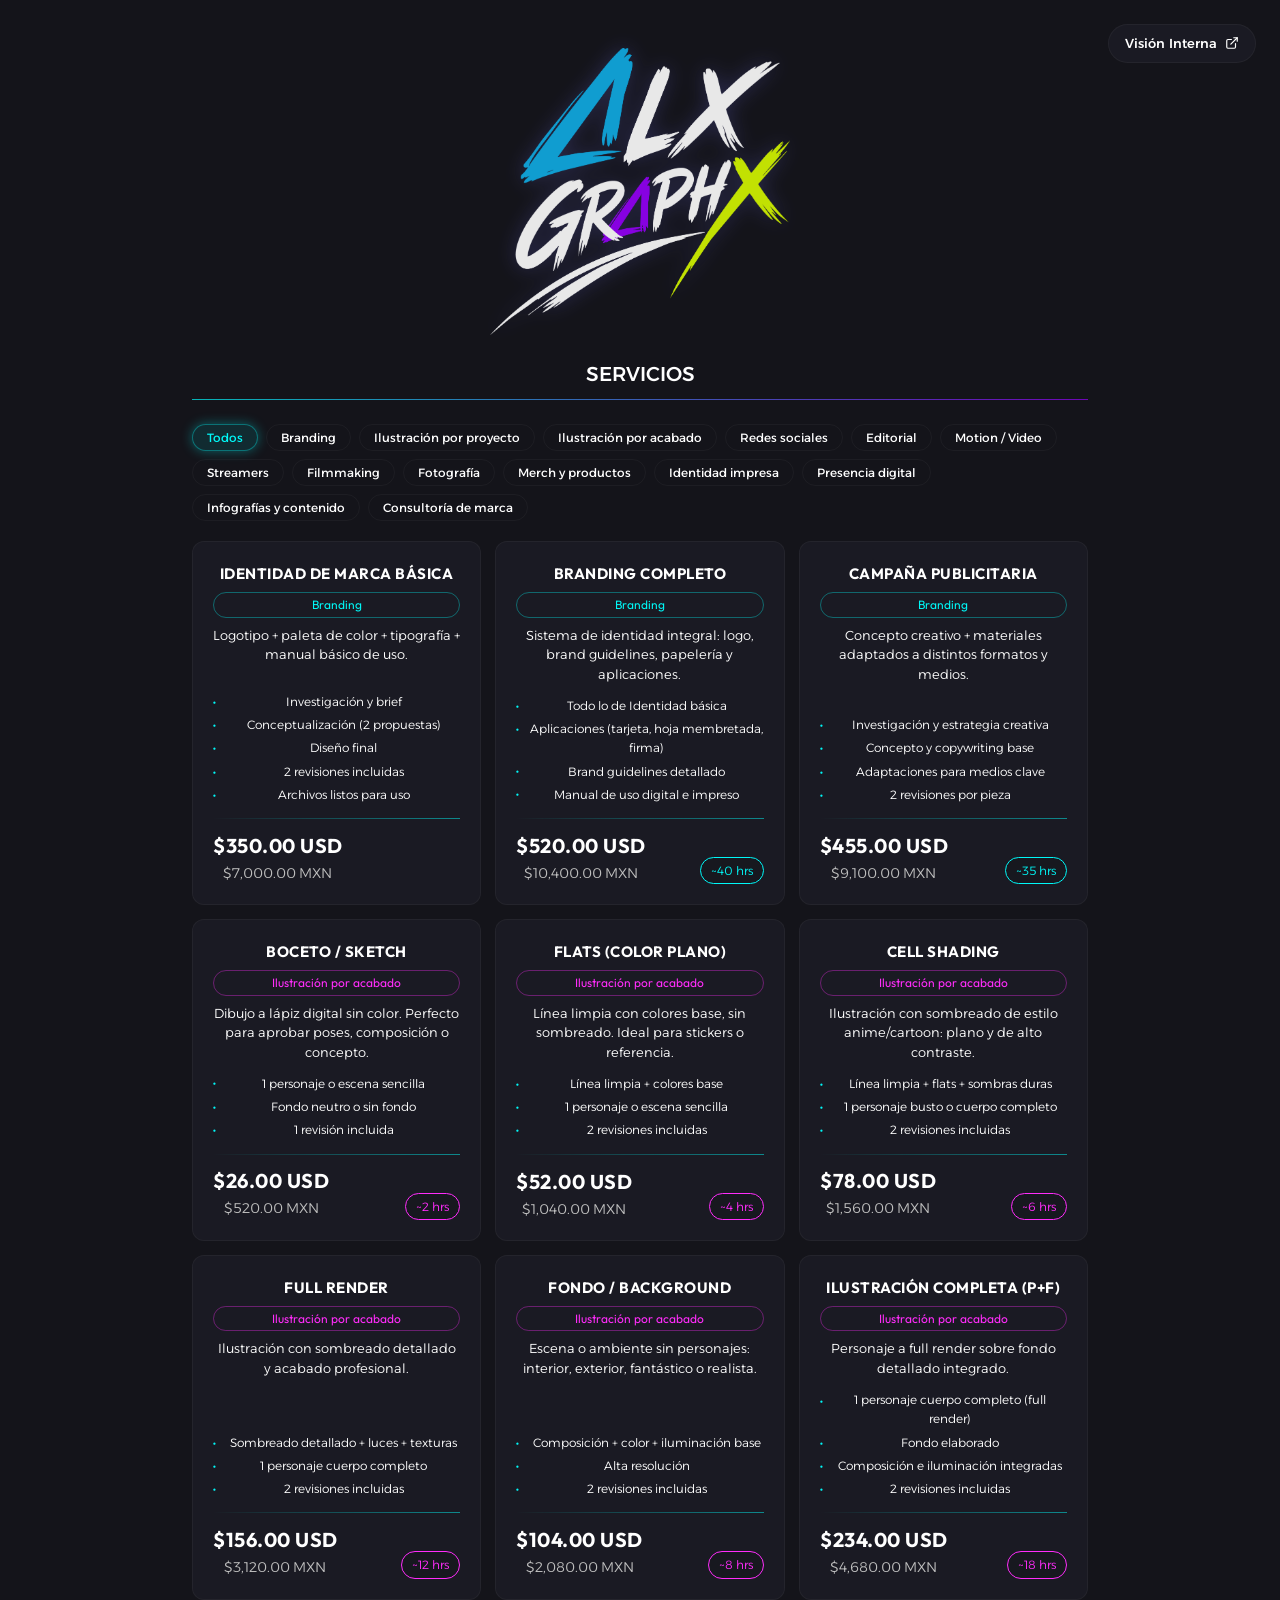
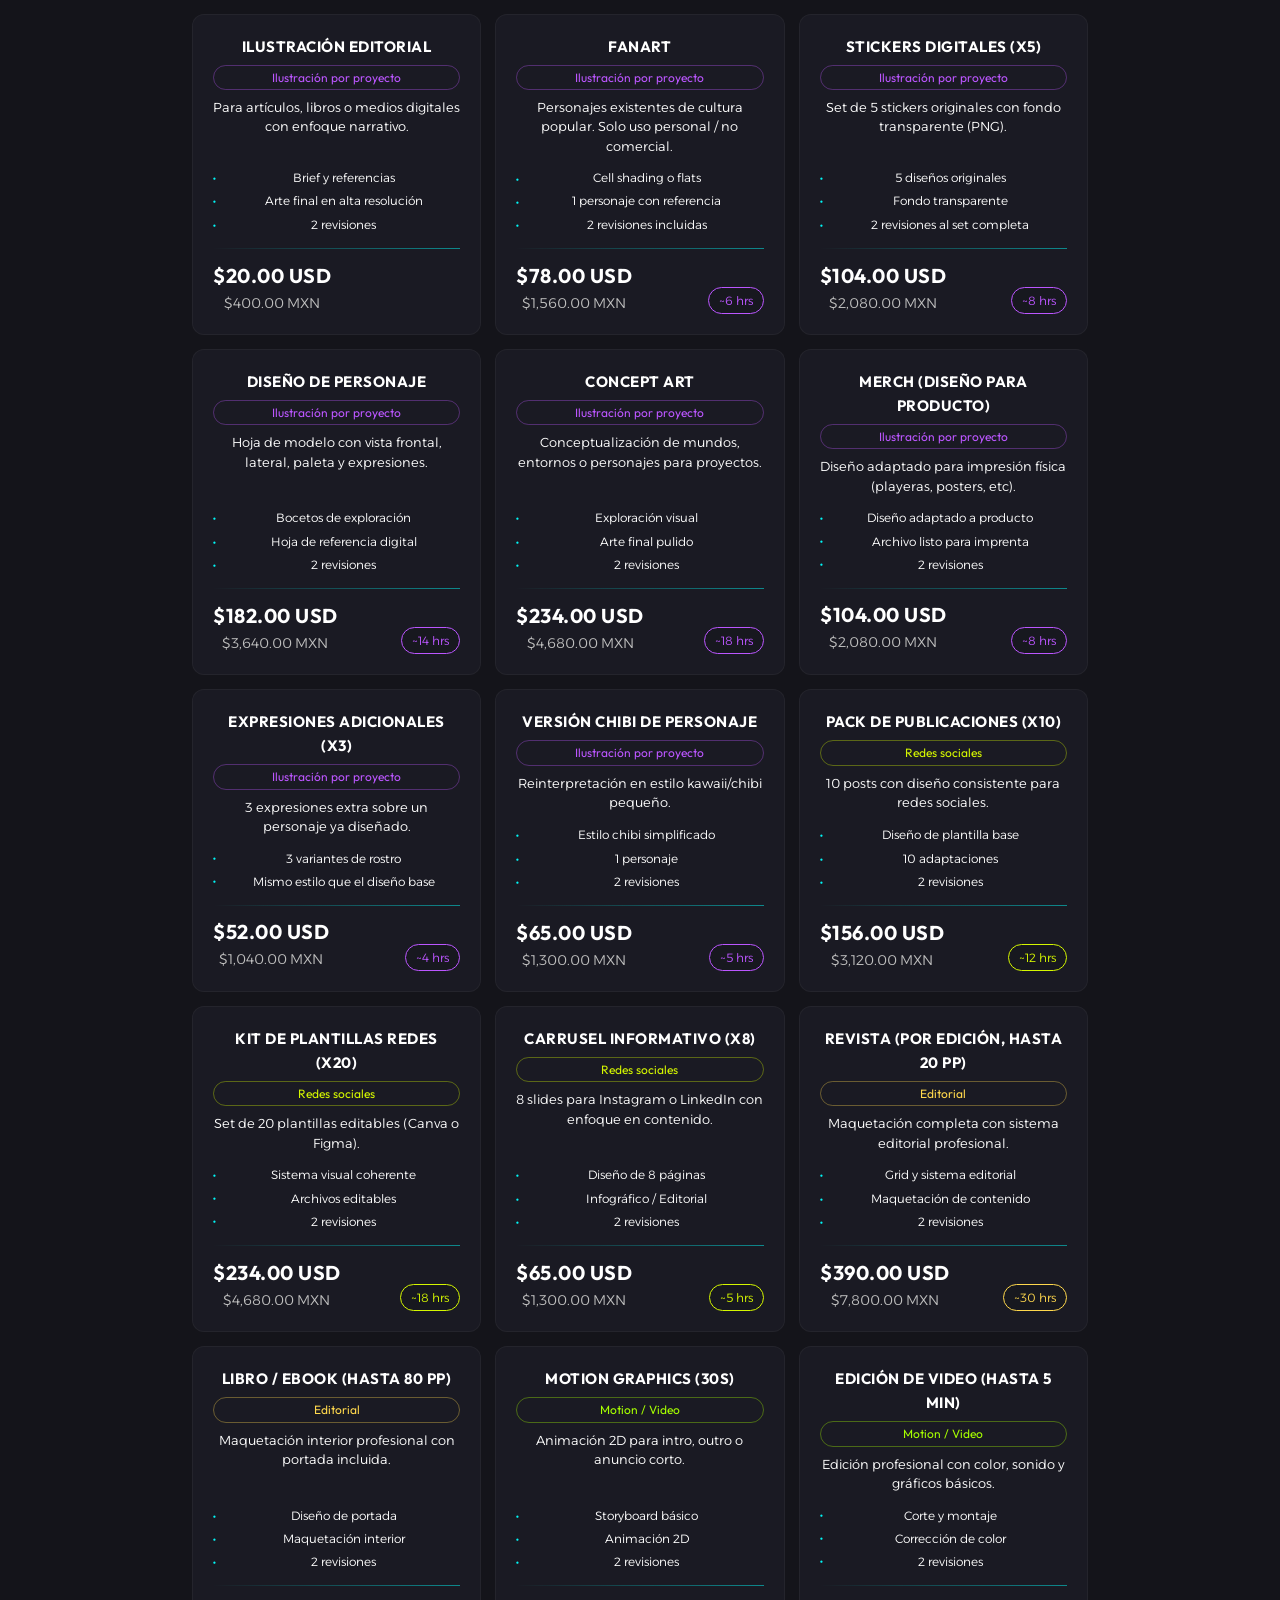
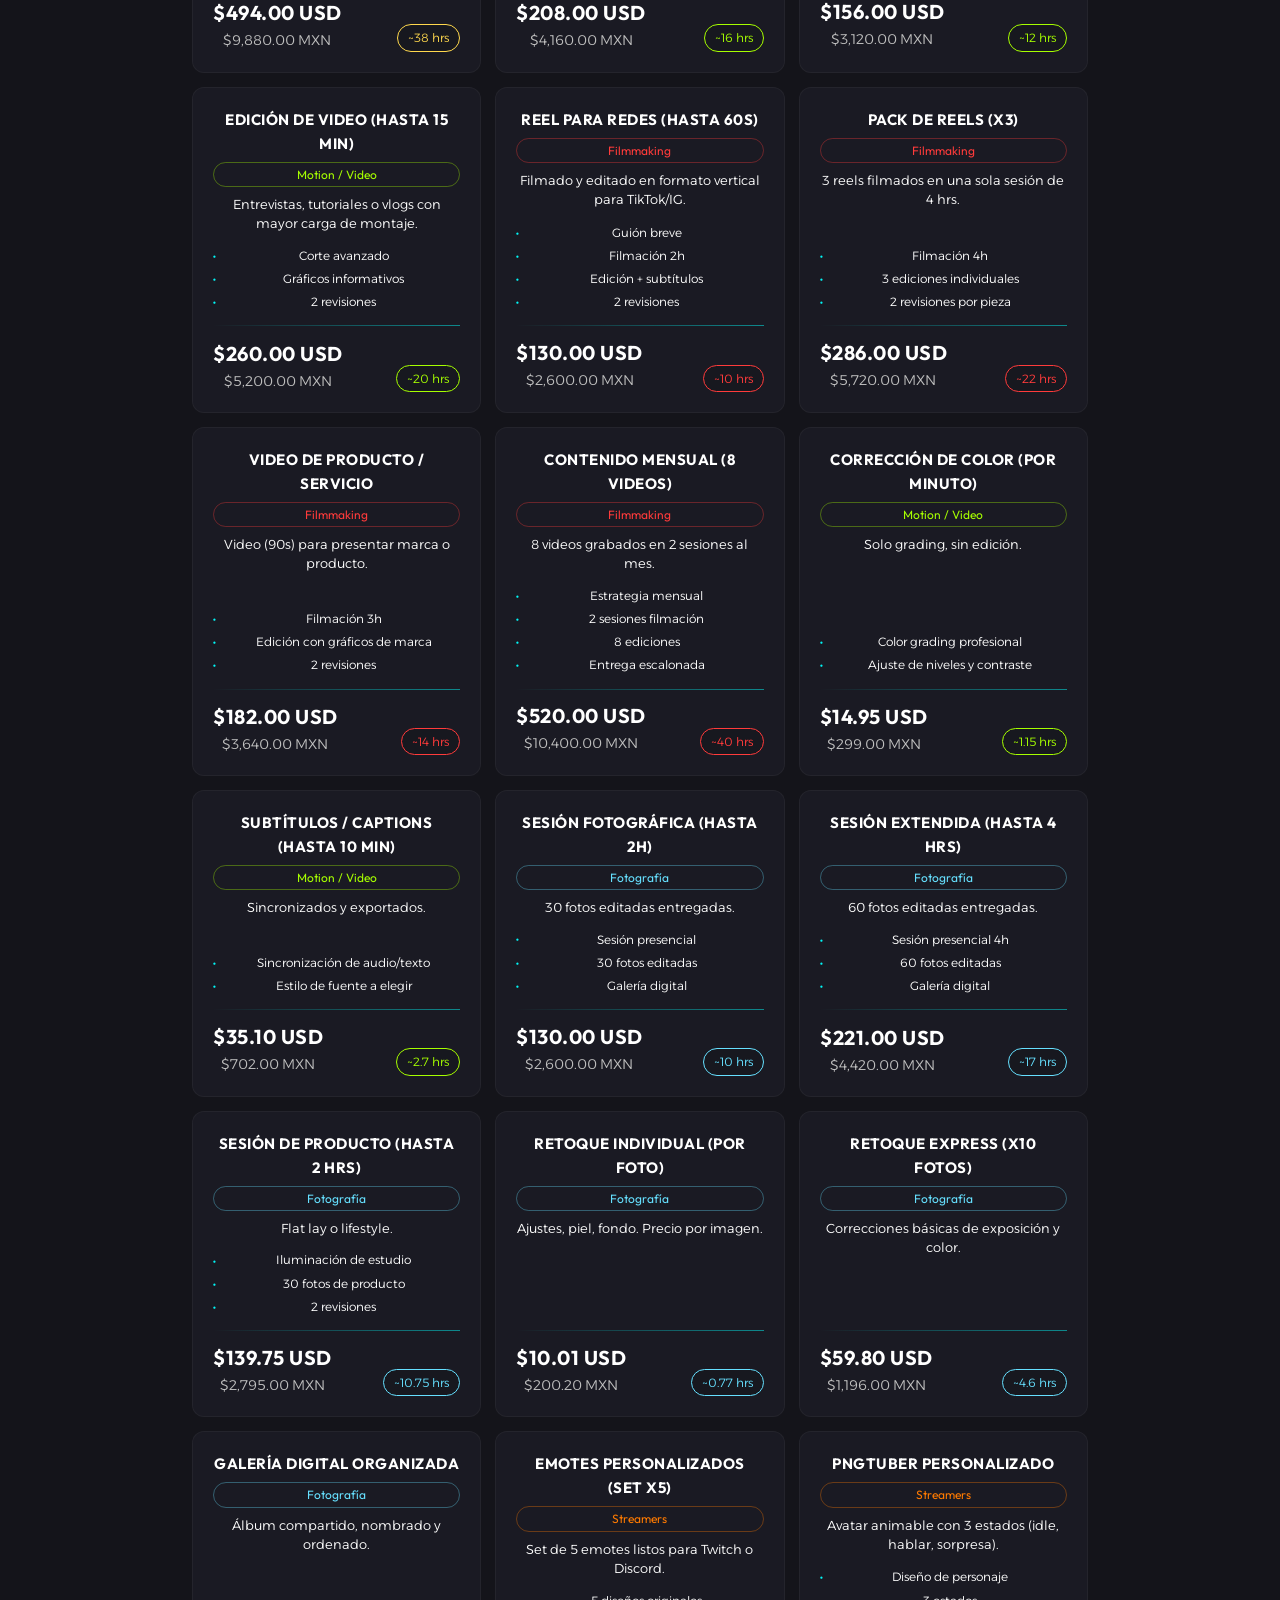
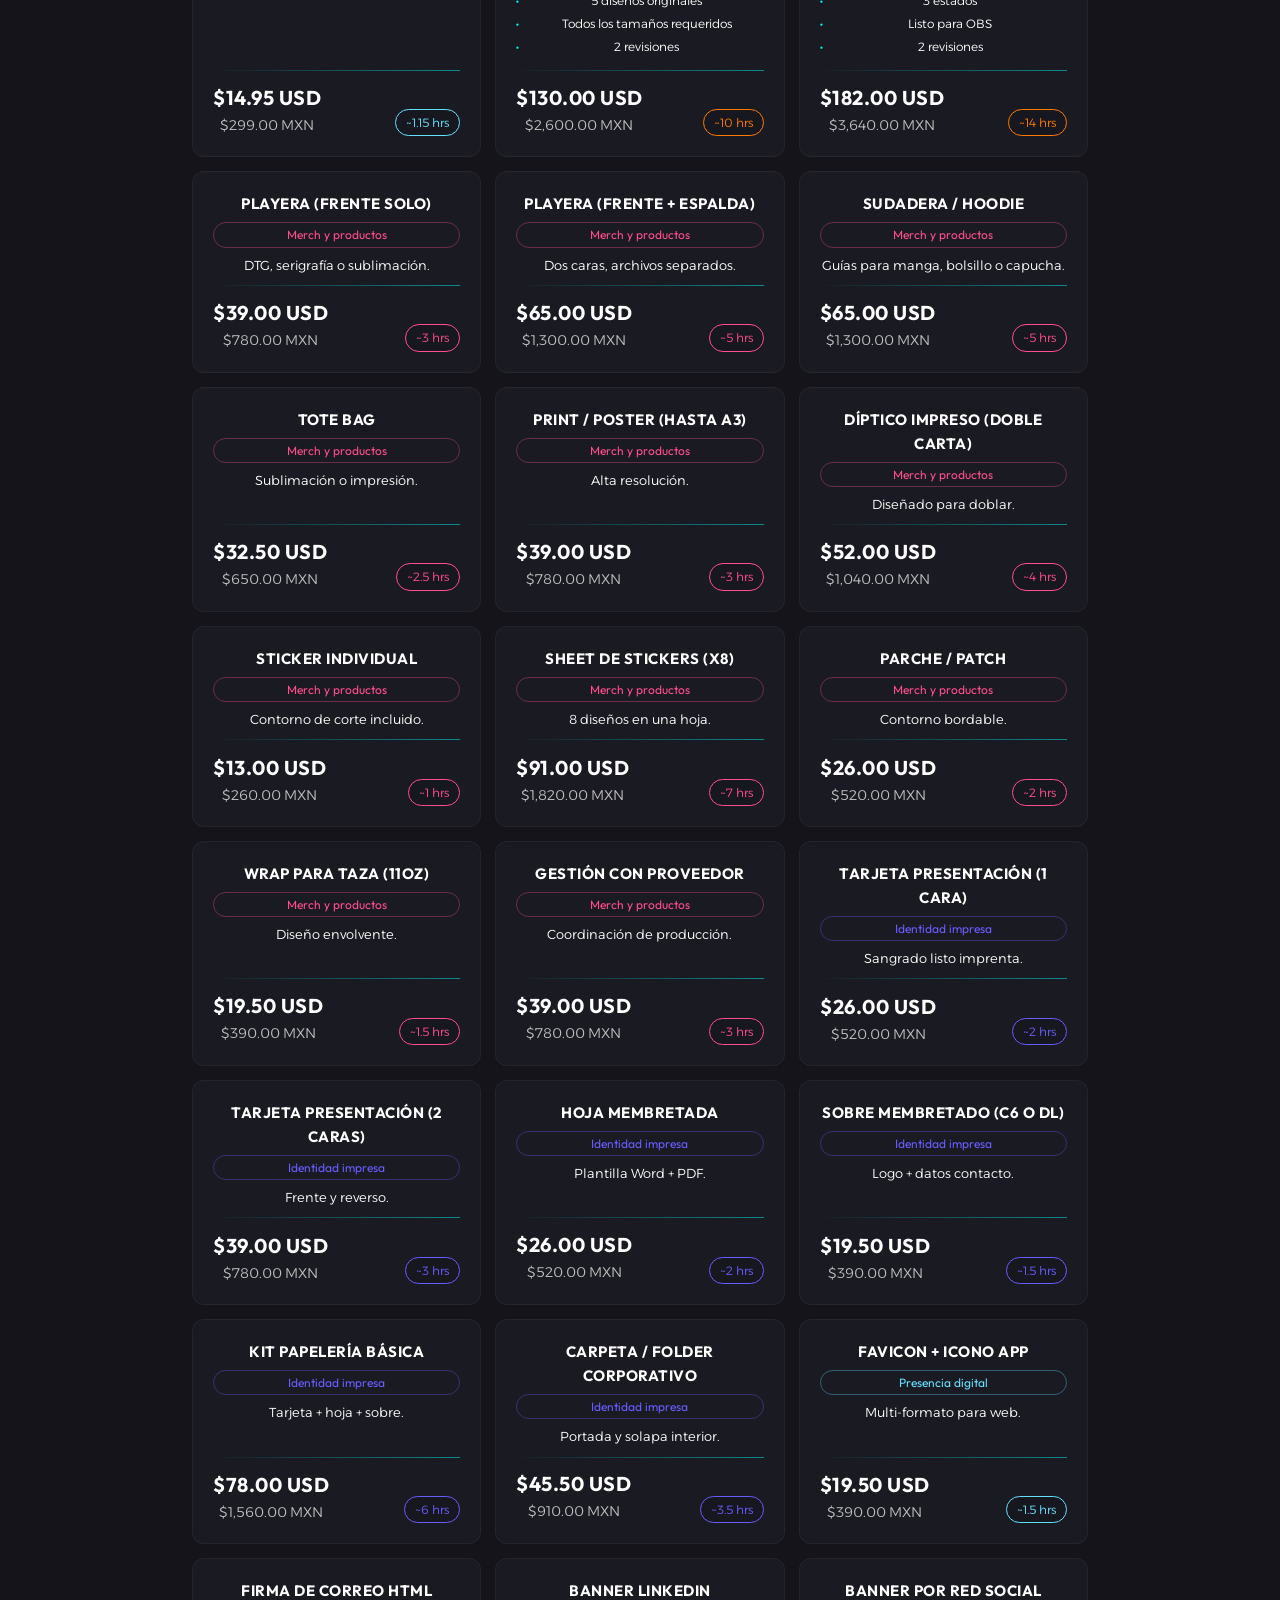
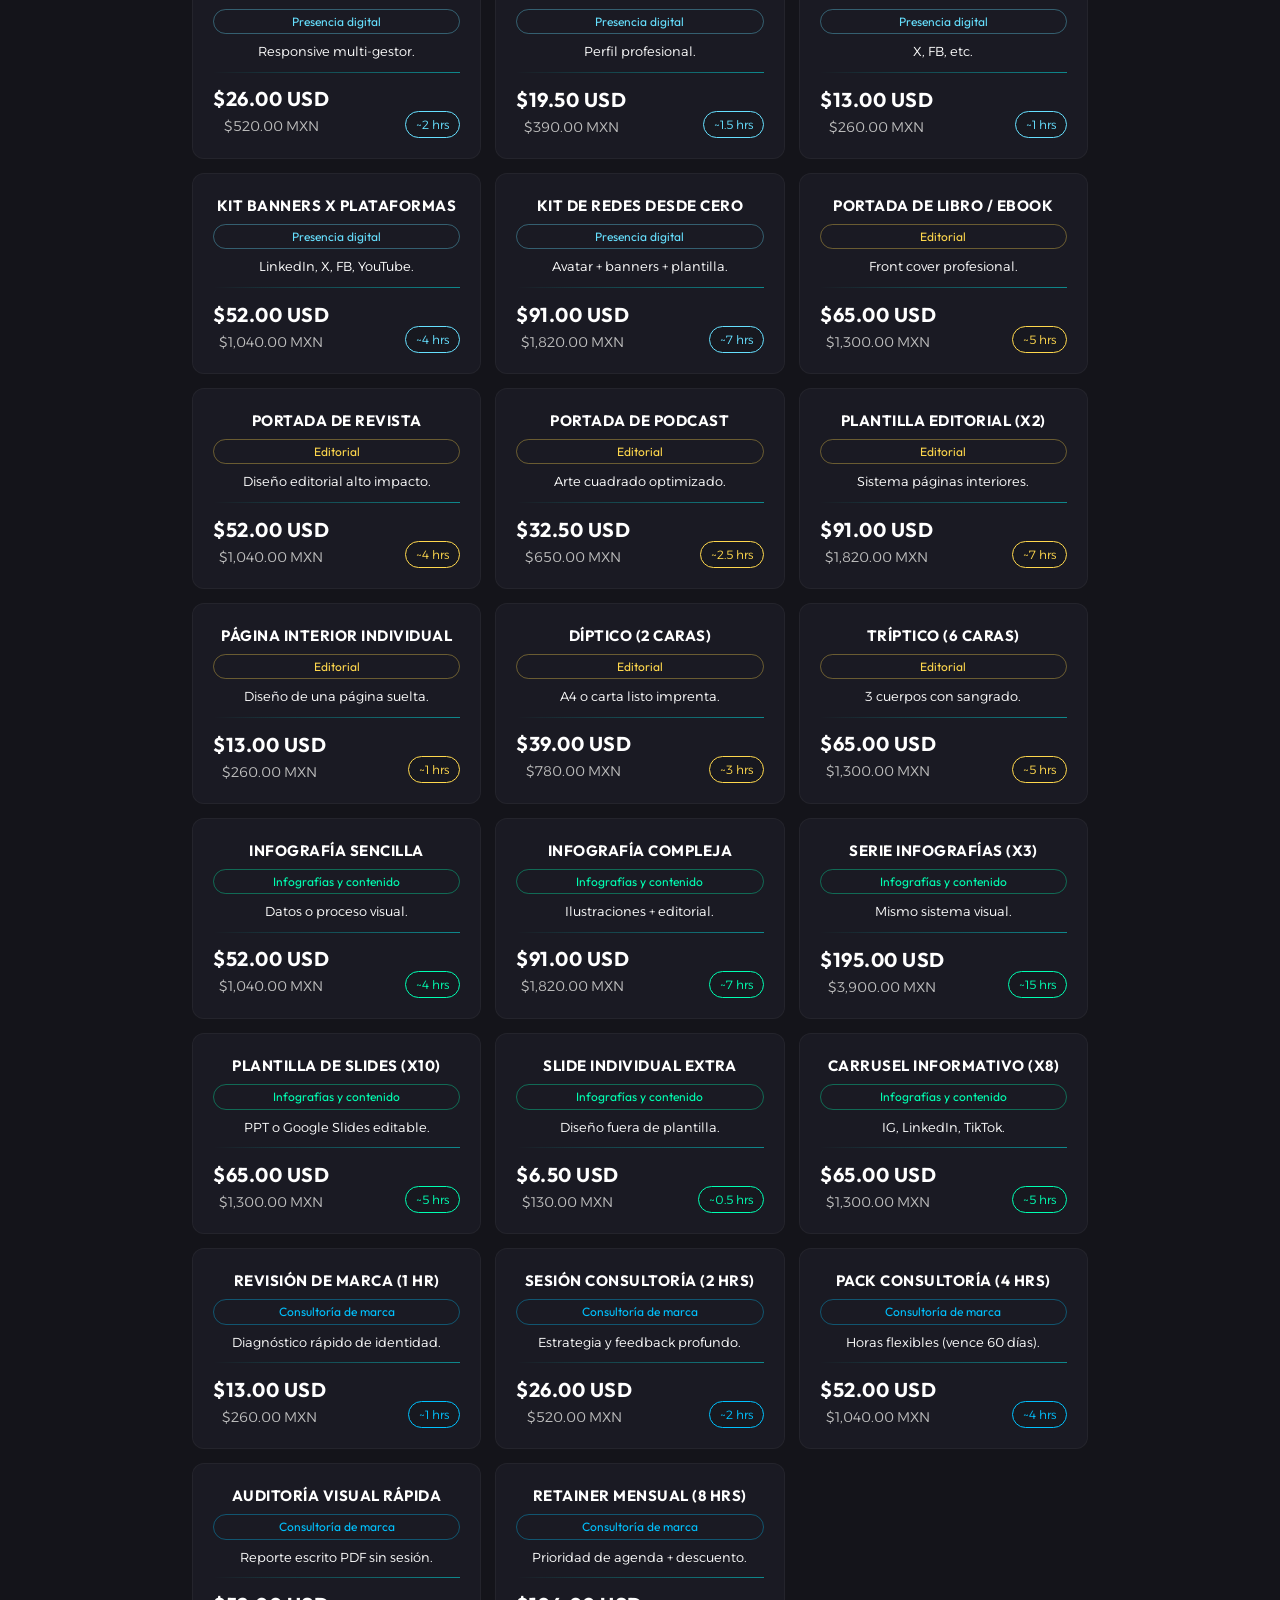
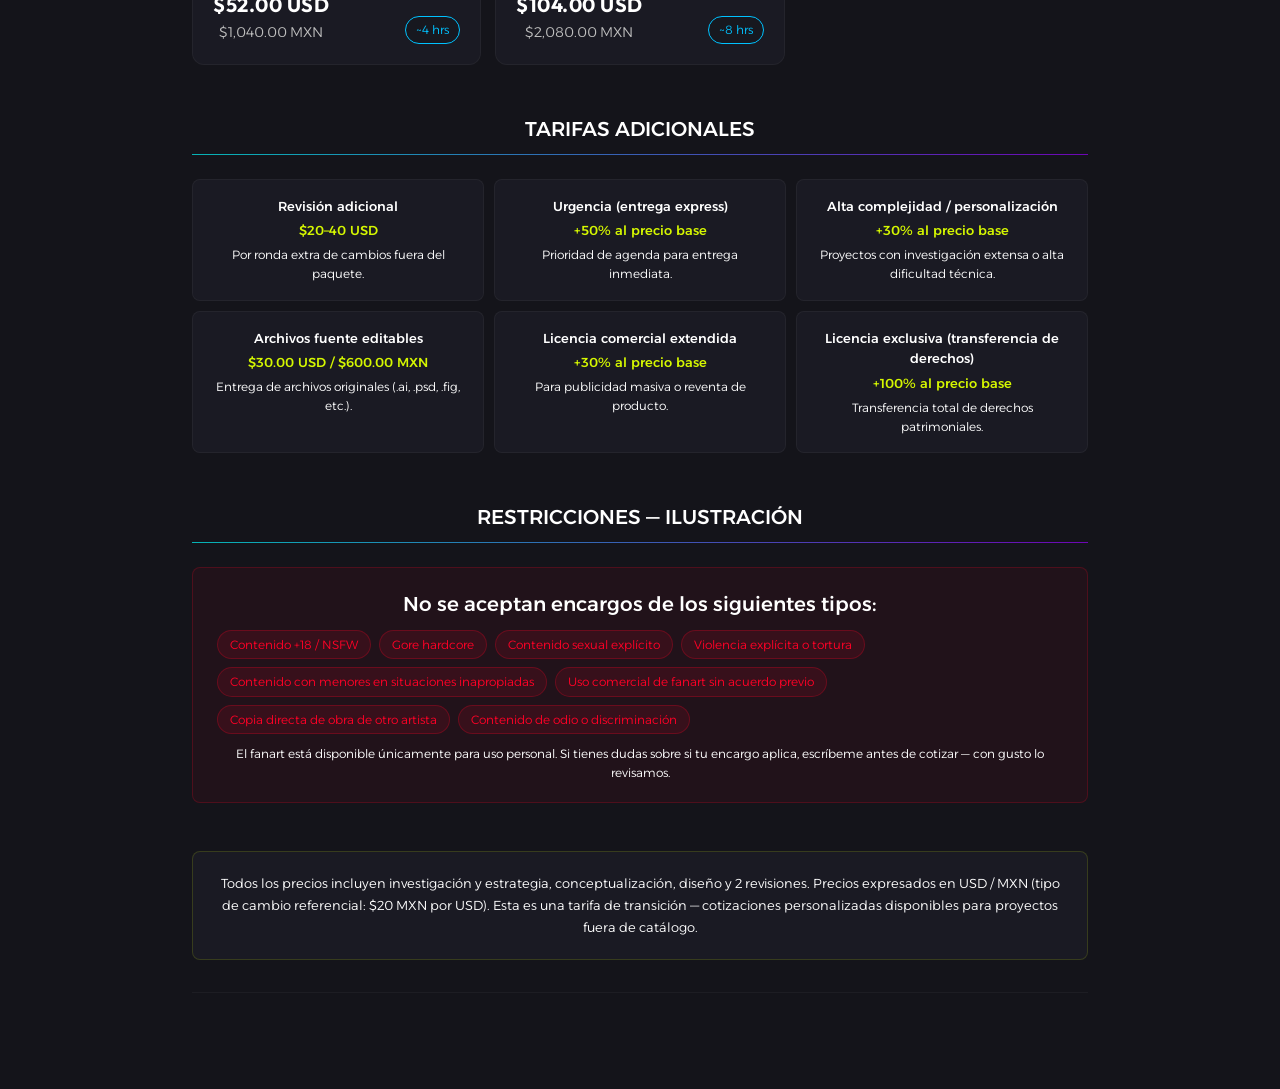
<file: index.html>
<!DOCTYPE html>
<html lang="es">
<head>
<meta charset="UTF-8">
<meta name="viewport" content="width=device-width, initial-scale=1.0">
<title>Catálogo de Servicios Creativos — Versión Actual</title>
	
<!-- Google Fonts -->
<link rel="preconnect" href="https://fonts.googleapis.com">
<link rel="preconnect" href="https://fonts.gstatic.com" crossorigin>

<link href="https://fonts.googleapis.com/css2?family=Alexandria:wght@100..900&family=Outfit:wght@100..900&display=swap" rel="stylesheet">
	
<link rel="stylesheet" href="styles.css">
</head>
<body>
<div class="page">
  <a href="Referencia_Interna_de_Precios.html" class="view-switch">
    <span>Visión Interna</span>
    <svg width="14" height="14" viewBox="0 0 24 24" fill="none" stroke="currentColor" stroke-width="2" stroke-linecap="round" stroke-linejoin="round"><path d="M18 13v6a2 2 0 0 1-2 2H5a2 2 0 0 1-2-2V8a2 2 0 0 1 2-2h6"></path><polyline points="15 3 21 3 21 9"></polyline><line x1="10" y1="14" x2="21" y2="3"></line></svg>
  </a>
  <div class="header">
	  <img src="images/logo.png" alt="ALX GRAPHX" class="logo">

  <div class="section">
    <div class="section-title">Servicios</div>
    <div class="filter-bar">
      <!-- Filtros dinámicos desde JS -->
    </div>
    <div class="services-grid" id="services-grid"></div>
  </div>

  <div class="section">
    <div class="section-title">Tarifas adicionales</div>
    <div class="extras-grid" id="extras-grid"></div>
  </div>

  <div class="section">
    <div class="section-title">Restricciones — Ilustración</div>
    <div class="restrict-box">
      <div class="restrict-title">No se aceptan encargos de los siguientes tipos:</div>
      <div class="restrict-grid">
        <span class="restrict-tag">Contenido +18 / NSFW</span>
        <span class="restrict-tag">Gore hardcore</span>
        <span class="restrict-tag">Contenido sexual explícito</span>
        <span class="restrict-tag">Violencia explícita o tortura</span>
        <span class="restrict-tag">Contenido con menores en situaciones inapropiadas</span>
        <span class="restrict-tag">Uso comercial de fanart sin acuerdo previo</span>
        <span class="restrict-tag">Copia directa de obra de otro artista</span>
        <span class="restrict-tag">Contenido de odio o discriminación</span>
      </div>
      <div class="restrict-note">El fanart está disponible únicamente para uso personal. Si tienes dudas sobre si tu encargo aplica, escríbeme antes de cotizar — con gusto lo revisamos.</div>
    </div>
  </div>

  <div class="note-box">
    Todos los precios incluyen investigación y estrategia, conceptualización, diseño y 2 revisiones. Precios expresados en USD / MXN (tipo de cambio referencial: $17.89 MXN por USD). Esta es una tarifa de transición — cotizaciones personalizadas disponibles para proyectos fuera de catálogo.
  </div>
</div>

<script src="data.js"></script>
<script>
let TC = parseFloat(localStorage.getItem('cotizador_tc')) || DB.config.defaultTC;

// Listen for changes in localStorage from other tabs
window.addEventListener('storage', (e) => {
  if (e.key === 'cotizador_tc') {
    TC = parseFloat(e.newValue) || DB.config.defaultTC;
    renderAll();
  }
});

function renderAll() {
  renderFilters();
  renderServices();
  renderExtras();
  updateRateBadge();
}

const fu = n => '$' + n.toLocaleString('en-US', { minimumFractionDigits: 2, maximumFractionDigits: 2 });
const fm = n => '$' + (n * TC).toLocaleString('es-MX', { minimumFractionDigits: 2, maximumFractionDigits: 2 }) + ' MXN';
const getPrice = hrs => hrs * DB.config.baseRateEuro;

function updateRateBadge() {
  const badge = document.querySelector('.badge-rate');
  if (badge) {
    const p = getPrice(1);
    badge.textContent = `Tarifa base: ${fu(p)} USD / ${fm(p)} por hora`;
  }
  const note = document.querySelector('.note-box');
  if (note) {
    note.innerHTML = `${DB.config.clientNote.replace('USD / MXN', 'USD / MXN (tipo de cambio referencial: $' + TC + ' MXN por USD)')}`;
  }
}

let currentFilter = 'all';

function renderFilters() {
  const bar = document.querySelector('.filter-bar');
  const cats = Object.entries(DB.categories);
  bar.innerHTML = `<button class="filter-btn ${currentFilter === 'all' ? 'active' : ''}" onclick="setFilter('all', this)">Todos</button>` + 
    cats.map(([id, name]) => `<button class="filter-btn ${currentFilter === id ? 'active' : ''}" data-cat="${id}" onclick="setFilter('${id}', this)">${name}</button>`).join('');
}

function setFilter(cat, btn) {
  currentFilter = cat;
  document.querySelectorAll('.filter-btn').forEach(b => b.classList.remove('active'));
  btn.classList.add('active');
  renderServices();
}

function getFlattenedServices() {
  let all = [...DB.services];
  // Include minor services
  Object.entries(DB.internal.minor).forEach(([catKey, items]) => {
    items.forEach(i => all.push({ ...i, cat: catKey }));
  });
  // Include consultoría
  DB.internal.consultoria.forEach(i => all.push({ ...i, cat: 'consultoria' }));
  return all;
}

function renderServices() {
  const allSrv = getFlattenedServices();
  const filtered = currentFilter === 'all' ? allSrv : allSrv.filter(s => s.cat === currentFilter);
  const grid = document.getElementById('services-grid');
  
  if (filtered.length === 0) {
    grid.innerHTML = `<div style="grid-column: 1/-1; text-align:center; padding: 3rem; color: var(--text-tertiary);">No hay servicios en esta categoría por el momento.</div>`;
    return;
  }

  grid.innerHTML = filtered.map(s => {
  const p = (typeof s.price === "number")
    ? s.price
    : getPrice(s.hrs);
    return `
    <div class="service-card${s.featured ? ' featured' : ''}" data-cat="${s.cat}">
      <div class="service-name">${s.name}</div>
      <span class="service-cat" data-cat="${s.cat}">${DB.categories[s.cat] || s.cat}</span>
      <div class="service-desc">${s.desc || ''}</div>
      ${s.includes ? `<ul class="includes">${s.includes.map(i => `<li>${i}</li>`).join('')}</ul>` : ''}
      <div class="price-row">
        <div><div class="price-usd">${fu(p)} USD</div><div class="price-mxn">${fm(p)}</div></div>
        ${typeof s.price !== "number" ? `<span class="hrs-tag" data-cat="${s.cat}">~${s.hrs} hrs</span>` : ''}
      </div>
    </div>`;
  }).join('');
}

function renderExtras() {
  document.getElementById('extras-grid').innerHTML = DB.extras.map(e => {
    let pStr = '';
    if (e.flat_fee) pStr = `${fu(e.flat_fee)} USD / ${fm(e.flat_fee)}`;
    else if (e.multiplier) pStr = `+${e.multiplier * 100}% al precio base`;
    else if (e.price_range) pStr = e.price_range;
    else if (e.hrs) pStr = `${fu(getPrice(e.hrs))} USD / ${fm(getPrice(e.hrs))}`;

    return `<div class="extra-card"><div class="extra-name">${e.name}</div><div class="extra-price">${pStr}</div><div class="extra-desc">${e.desc}</div></div>`;
  }).join('');
}

renderAll();
</script>
</body>
</html>
</file>
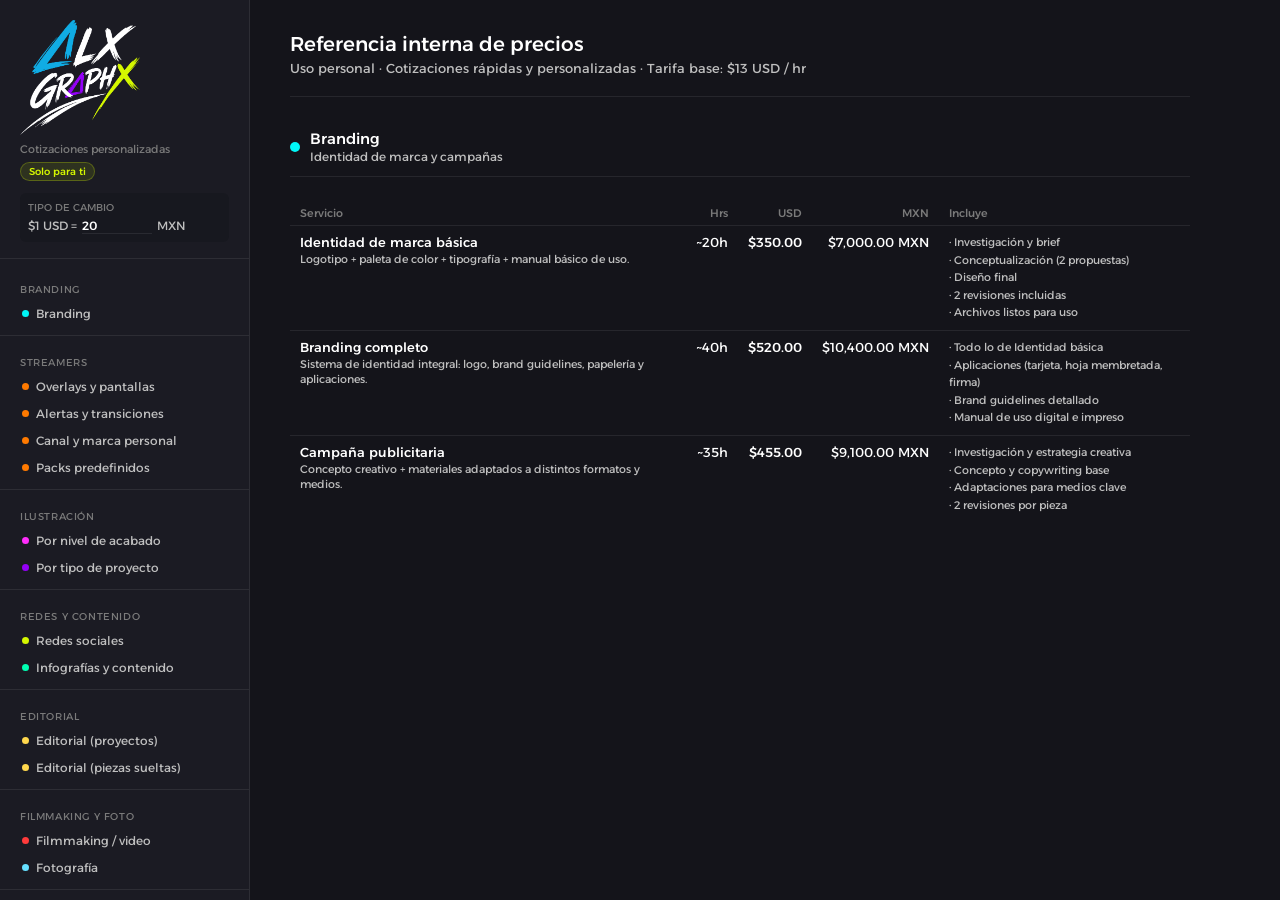
<file: Referencia_Interna_de_Precios.html>
<!DOCTYPE html>
<html lang="es">
<head>
<meta charset="UTF-8">
<meta name="viewport" content="width=device-width, initial-scale=1.0">
<title>Referencia interna de precios</title>
<script src="data.js"></script>

<!-- Google Fonts -->
<link rel="preconnect" href="https://fonts.googleapis.com">
<link rel="preconnect" href="https://fonts.gstatic.com" crossorigin>

<link href="https://fonts.googleapis.com/css2?family=Alexandria:wght@100..900&family=Outfit:wght@100..900&display=swap" rel="stylesheet">

<link rel="stylesheet" href="styles-interna.css">
</head>
<body>

<!-- Template oculto de Cotización PDF -->
<div id="print-quote">
  <div class="pdf-header">
    <img src="images/logo2.png" height="90" width="auto" class="logo">
    <div class="pdf-info">
      <div>Cotización de Servicios</div>
      <div id="pdf-date"></div>
      <div>ID: <span id="pdf-id"></span></div>
    </div>
  </div>
  <div class="pdf-title">Presupuesto Estimado</div>
  <table class="pdf-table">
    <thead>
      <tr><th>Concepto</th><th style="text-align:right">Costo (USD)</th></tr>
    </thead>
    <tbody id="pdf-body"></tbody>
    <tfoot>
      <tr class="pdf-total-row">
        <td style="padding-top:20px; font-weight:700">TOTAL ESTIMADO</td>
        <td style="padding-top:20px; text-align:right">
          <div class="pdf-total-usd" id="pdf-total-usd"></div>
          <div style="font-size:14px; color:#666" id="pdf-total-mxn"></div>
        </td>
      </tr>
    </tfoot>
  </table>
  <div style="background:#fef9c3; padding:15px; border-radius:8px; font-size:12px; line-height:1.6;">
    <strong>Notas importantes:</strong><br>
    · Precios sujetos a cambios según ajustes de requerimientos.<br>
    · Incluye 2 rondas de revisiones por pieza.<br>
    · Entrega estimada sujeta a confirmación de agenda.
  </div>
  <div class="pdf-footer">
    Cotización válida por 15 días tras su emisión. Este documento es un presupuesto preliminar basado en la selección del catálogo actual.
  </div>
</div>

<div class="layout">
<nav class="sidebar">
  <div class="sidebar-brand">
    <img src="images/logo.png" class="logo" width="120">
    <div class="sidebar-brand-sub">Cotizaciones personalizadas</div>
    <div class="badge-internal">Solo para ti</div>
    <div style="margin-top:12px; padding:8px; background:var(--gray-50); border-radius:var(--radius-sm);">
      <div style="font-size:10px; color:var(--text-tertiary); text-transform:uppercase; margin-bottom:4px;">Tipo de Cambio</div>
      <div style="display:flex; align-items:center; gap:5px;">
        <span style="font-size:12px; color:var(--text-secondary);">$1 USD =</span>
        <input type="number" id="tc-input" value="20" step="any" style="width:70px; background:transparent; border:none; border-bottom:1px solid var(--border); font-family:inherit; font-weight:500; font-size:12px; color:var(--text-primary);" oninput="updateTC(this.value)">
        <span style="font-size:12px; color:var(--text-secondary);">MXN</span>
      </div>
    </div>
  </div>
  <div class="nav-section">Branding</div>
  <a class="nav-item" onclick="goTo('branding', this)"><span class="nav-dot" style="background:var(--c-branding)"></span>Branding</a>
  <hr class="sidebar-divider">
  <div class="nav-section">Streamers</div>
  <a class="nav-item" onclick="goTo('overlays', this)"><span class="nav-dot" style="background:var(--c-streamers)"></span>Overlays y pantallas</a>
  <a class="nav-item" onclick="goTo('alertas', this)"><span class="nav-dot" style="background:var(--c-streamers)"></span>Alertas y transiciones</a>
  <a class="nav-item" onclick="goTo('canal', this)"><span class="nav-dot" style="background:var(--c-streamers)"></span>Canal y marca personal</a>
  <a class="nav-item" onclick="goTo('packs', this)"><span class="nav-dot" style="background:var(--c-streamers)"></span>Packs predefinidos</a>
  <hr class="sidebar-divider">
  <div class="nav-section">Ilustración</div>
  <a class="nav-item" onclick="goTo('ilus-niveles', this)"><span class="nav-dot" style="background:var(--c-ilustracion-acabado)"></span>Por nivel de acabado</a>
  <a class="nav-item" onclick="goTo('ilus-tipos', this)"><span class="nav-dot" style="background:var(--c-ilustracion-proyecto)"></span>Por tipo de proyecto</a>
  <hr class="sidebar-divider">
  <div class="nav-section">Redes y contenido</div>
  <a class="nav-item" onclick="goTo('social', this)"><span class="nav-dot" style="background:var(--c-redes)"></span>Redes sociales</a>
  <a class="nav-item" onclick="goTo('contenido', this)"><span class="nav-dot" style="background:var(--c-infografias)"></span>Infografías y contenido</a>
  <hr class="sidebar-divider">
  <div class="nav-section">Editorial</div>
  <a class="nav-item" onclick="goTo('editorial-full', this)"><span class="nav-dot" style="background:var(--c-editorial)"></span>Editorial (proyectos)</a>
  <a class="nav-item" onclick="goTo('editorial-minor', this)"><span class="nav-dot" style="background:var(--c-editorial)"></span>Editorial (piezas sueltas)</a>
  <hr class="sidebar-divider">
  <div class="nav-section">Filmmaking y foto</div>
  <a class="nav-item" onclick="goTo('film', this)"><span class="nav-dot" style="background:var(--c-filmmaking)"></span>Filmmaking / video</a>
  <a class="nav-item" onclick="goTo('foto', this)"><span class="nav-dot" style="background:var(--c-fotografia)"></span>Fotografía</a>
  <hr class="sidebar-divider">
  <div class="nav-section">Servicios menores</div>
  <a class="nav-item" onclick="goTo('merch', this)"><span class="nav-dot" style="background:var(--c-merch)"></span>Merch y productos</a>
  <a class="nav-item" onclick="goTo('identidad', this)"><span class="nav-dot" style="background:var(--c-identidad)"></span>Identidad impresa</a>
  <a class="nav-item" onclick="goTo('digital', this)"><span class="nav-dot" style="background:var(--c-fotografia)"></span>Presencia digital</a>
  <hr class="sidebar-divider">
  <div class="nav-section">Consultoría</div>
  <a class="nav-item" onclick="goTo('consultoria', this)"><span class="nav-dot" style="background:var(--c-consultoria)"></span>Consultoría de marca</a>
  <hr class="sidebar-divider">
  <a class="nav-item" onclick="goTo('calc', this)"><span class="nav-dot" style="background:var(--accent-green)"></span>Calculadora</a>
  <hr class="sidebar-divider">
  <div class="nav-section">Vistas</div>
  <a class="nav-item" href="index.html" style="text-decoration:none;"><span class="nav-dot" style="background:var(--accent-purple)"></span>Ver Catálogo Cliente</a>
</nav>

<main class="main">
  <div class="page-header">
    <div class="page-title">Referencia interna de precios</div>
    <div class="page-sub">Uso personal · Cotizaciones rápidas y personalizadas · Tarifa base: $13 USD / hr</div>
  </div>

  <div class="section" id="branding">
    <div class="section-header"><div class="section-dot" style="background:var(--c-branding)"></div><div><div class="section-title">Branding</div><div class="section-note">Identidad de marca y campañas</div></div></div>
    <table class="price-table"><thead><tr><th>Servicio</th><th class="r">Hrs</th><th class="r">USD</th><th class="r">MXN</th><th>Incluye</th></tr></thead><tbody id="branding-tbody"></tbody></table>
  </div>

  <div class="section" id="overlays">
    <div class="section-header"><div class="section-dot" style="background:var(--c-streamers)"></div><div><div class="section-title">Overlays y pantallas</div><div class="section-note">Precio animado / precio estático por escena</div></div></div>
    <table class="price-table"><thead><tr><th>Escena</th><th>Plataforma</th><th class="r">Hrs</th><th class="r">Animado USD</th><th class="r">Estático USD</th></tr></thead><tbody id="overlays-tbody"></tbody></table>
  </div>

  <div class="section" id="alertas">
    <div class="section-header"><div class="section-dot" style="background:var(--c-streamers)"></div><div><div class="section-title">Alertas y transiciones</div><div class="section-note">WebM animado / PNG estático</div></div></div>
    <table class="price-table"><thead><tr><th>Pieza</th><th>Tipo</th><th>Plataforma</th><th class="r">Hrs</th><th class="r">USD</th><th class="r">MXN</th></tr></thead><tbody id="alertas-tbody"></tbody></table>
  </div>

  <div class="section" id="canal">
    <div class="section-header"><div class="section-dot" style="background:var(--c-streamers)"></div><div><div class="section-title">Canal y marca personal</div><div class="section-note">Paneles, banners, perfil, emotes, badges</div></div></div>
    <table class="price-table"><thead><tr><th>Pieza</th><th>Plataforma</th><th class="r">Hrs</th><th class="r">USD</th><th class="r">MXN</th></tr></thead><tbody id="canal-tbody"></tbody></table>
  </div>

  <div class="section" id="packs">
    <div class="section-header"><div class="section-dot" style="background:var(--c-streamers)"></div><div><div class="section-title">Packs predefinidos</div><div class="section-note">Combinaciones frecuentes con descuento integrado</div></div></div>
    <div class="pack-grid" id="pack-grid"></div>
  </div>

  <div class="section" id="calc">
    <div class="section-header"><div class="section-dot" style="background:#D5F700"></div><div><div class="section-title">Calculadora de cotización</div><div class="section-note">Selecciona piezas de cualquier categoría</div></div></div>
    <div class="calc-wrap">
      <div class="calc-box">
        <input type="text" class="calc-search" placeholder="Buscar pieza..." oninput="filterCalc(this.value)" id="calc-search">
        <div id="calc-items"></div>
      </div>
      <div class="calc-summary">
        <div class="calc-summary-title">Resumen</div>
        <div class="summary-items" id="summary-items"><div class="summary-empty">Sin piezas seleccionadas</div></div>
        <div class="mods-title">Modificadores</div>
        <div class="mod-row"><label><input type="checkbox" id="mod-urgencia" onchange="recalc()"> Urgencia</label><span class="mod-val">+50%</span></div>
        <div class="mod-row"><label><input type="checkbox" id="mod-complejidad" onchange="recalc()"> Alta complejidad</label><span class="mod-val">+30%</span></div>
        <div class="mod-row"><label><input type="checkbox" id="mod-fuentes" onchange="recalc()"> Archivos fuente</label><span class="mod-val">+$30</span></div>
        <div class="mod-row"><label><input type="checkbox" id="mod-comercial" onchange="recalc()"> Licencia comercial</label><span class="mod-val">+30%</span></div>
        <div class="mod-row"><label><input type="checkbox" id="mod-exclusiva" onchange="recalc()"> Licencia exclusiva</label><span class="mod-val">+100%</span></div>
        <div class="mod-row"><label><input type="checkbox" id="mod-descuentoamigo" onchange="recalc()"> Descuento Amigo</label><span class="mod-val">-10%</span></div>
        <div class="calc-total-row">
          <span class="calc-total-label">Total</span>
          <div style="text-align:right"><div class="calc-total-usd" id="total-usd">$0 USD</div><div class="calc-total-mxn" id="total-mxn">$0 MXN</div></div>
        </div>
        <button class="copy-btn" onclick="copySummary()">Copiar resumen ↗</button>
        <button class="copy-btn" style="background:rgba(98, 0, 163, 0.10); border-color:rgba(148, 0, 247, 0.40); color:#BB56FF; margin-top:8px" onclick="generatePDF()">Generar PDF 📄</button>
        <button class="clear-btn" onclick="clearAll()">Limpiar selección</button>
        <div class="copied" id="copied-msg">¡Copiado!</div>
      </div>
    </div>
  </div>

  <div class="section" id="ilus-niveles">
    <div class="section-header"><div class="section-dot" style="background:var(--c-ilustracion-acabado)"></div><div><div class="section-title">Ilustración — por nivel de acabado</div><div class="section-note">Precio base 1 personaje · sujeto a complejidad</div></div></div>
    <table class="price-table"><thead><tr><th>Nivel</th><th class="r">Hrs</th><th class="r">USD</th><th class="r">MXN</th></tr></thead><tbody id="ilus-niveles-tbody"></tbody></table>
  </div>

  <div class="section" id="ilus-tipos">
    <div class="section-header"><div class="section-dot" style="background:var(--c-ilustracion-proyecto)"></div><div><div class="section-title">Ilustración — por tipo de proyecto</div></div></div>
    <table class="price-table"><thead><tr><th>Servicio</th><th class="r">Hrs</th><th class="r">USD</th><th class="r">MXN</th></tr></thead><tbody id="ilus-tipos-tbody"></tbody></table>
  </div>

  <div class="section" id="social">
    <div class="section-header"><div class="section-dot" style="background:var(--c-redes)"></div><div><div class="section-title">Redes sociales</div><div class="section-note">Posts, plantillas y carruseles</div></div></div>
    <table class="price-table"><thead><tr><th>Servicio</th><th class="r">Hrs</th><th class="r">USD</th><th class="r">MXN</th></tr></thead><tbody id="social-tbody"></tbody></table>
  </div>

  <div class="section" id="editorial-full">
    <div class="section-header"><div class="section-dot" style="background:var(--c-editorial)"></div><div><div class="section-title">Editorial — proyectos completos</div><div class="section-note">Revistas, libros y ebooks</div></div></div>
    <table class="price-table"><thead><tr><th>Servicio</th><th class="r">Hrs</th><th class="r">USD</th><th class="r">MXN</th></tr></thead><tbody id="editorial-full-tbody"></tbody></table>
  </div>

  <div class="section" id="film">
    <div class="section-header"><div class="section-dot" style="background:var(--c-filmmaking)"></div><div><div class="section-title">Filmmaking / video</div></div></div>
    <table class="price-table"><thead><tr><th>Servicio</th><th class="r">Hrs</th><th class="r">USD</th><th class="r">MXN</th></tr></thead><tbody id="film-tbody"></tbody></table>
  </div>

  <div class="section" id="foto">
    <div class="section-header"><div class="section-dot" style="background:var(--c-fotografia)"></div><div><div class="section-title">Fotografía</div></div></div>
    <table class="price-table"><thead><tr><th>Servicio</th><th class="r">Hrs</th><th class="r">USD</th><th class="r">MXN</th></tr></thead><tbody id="foto-tbody"></tbody></table>
  </div>

  <div class="section" id="merch">
    <div class="section-header"><div class="section-dot" style="background:var(--c-merch)"></div><div><div class="section-title">Merch y productos</div><div class="section-note">Solo diseño · coordinación de producción se cotiza aparte</div></div></div>
    <div class="minor-grid" id="merch-grid"></div>
  </div>

  <div class="section" id="identidad">
    <div class="section-header"><div class="section-dot" style="background:var(--c-identidad)"></div><div><div class="section-title">Identidad impresa</div></div></div>
    <div class="minor-grid" id="identidad-grid"></div>
  </div>

  <div class="section" id="digital">
    <div class="section-header"><div class="section-dot" style="background:var(--c-fotografia)"></div><div><div class="section-title">Presencia digital</div></div></div>
    <div class="minor-grid" id="digital-grid"></div>
  </div>

  <div class="section" id="editorial-minor">
    <div class="section-header"><div class="section-dot" style="background:var(--c-editorial)"></div><div><div class="section-title">Editorial — piezas sueltas</div><div class="section-note">Piezas sueltas fuera de proyectos completos</div></div></div>
    <div class="minor-grid" id="editorial-grid"></div>
  </div>

  <div class="section" id="contenido">
    <div class="section-header"><div class="section-dot" style="background:var(--c-infografias)"></div><div><div class="section-title">Infografías y contenido</div></div></div>
    <div class="minor-grid" id="contenido-grid"></div>
  </div>

  <div class="section" id="consultoria">
    <div class="section-header"><div class="section-dot" style="background:var(--c-consultoria)"></div><div><div class="section-title">Consultoría de marca</div><div class="section-note">Tarifas de introducción sugeridas</div></div></div>
    <div class="tip-box">Tip para introducirla: ofrécela primero como "revisión de marca" ($35 USD, 1 hr) al cierre de un proyecto de branding. Fácil de vender y el cliente lo percibe como valor agregado. Una vez con 2–3 recurrentes, sube a los paquetes de horas.</div>
    <div class="consult-grid" id="consult-grid"></div>
  </div>
</main>
</div>

<script>
let TC = parseFloat(localStorage.getItem('cotizador_tc')) || DB.config.defaultTC;
const checkedState = {};

document.addEventListener('DOMContentLoaded', () => {
  const input = document.getElementById('tc-input');
  if(input) input.value = TC;
  renderAll();
});

function updateTC(val) {
  TC = parseFloat(val) || DB.config.defaultTC;
  localStorage.setItem('cotizador_tc', TC);
  renderAll();
}

function renderAll() {
  const containers = [
    'branding-tbody',
    'overlays-tbody', 'alertas-tbody', 'canal-tbody', 'pack-grid',
    'ilus-niveles-tbody', 'ilus-tipos-tbody',
    'social-tbody', 'editorial-full-tbody',
    'film-tbody', 'foto-tbody',
    'merch-grid', 'identidad-grid', 'digital-grid', 'editorial-grid',
    'contenido-grid', 'consult-grid', 'calc-items'
  ];
  containers.forEach(id => {
    const el = document.getElementById(id);
    if(el) el.innerHTML = '';
  });
  
  initRenders();
  buildCalc(document.getElementById('calc-search')?.value || '');
  recalc();
  
  if(!document.querySelector('.section.active')) goTo('branding');
}

const fu = n => '$' + n.toLocaleString('en-US', { minimumFractionDigits: 2, maximumFractionDigits: 2 });
const fm = n => '$' + (n * TC).toLocaleString('es-MX', { minimumFractionDigits: 2, maximumFractionDigits: 2 }) + ' MXN';
const PT = { twitch: '<span class="tag tag-twitch">Twitch</span>', youtube: '<span class="tag tag-youtube">YouTube</span>', kick: '<span class="tag tag-kick">Kick</span>', all: '<span class="tag tag-all">Todas</span>' };
const TA = { anim: '<span class="tag tag-anim">Animado</span>', stat: '<span class="tag tag-static">Estático</span>' };

function getPrice(hrs) { return hrs * DB.config.baseRateEuro; }

function renderRow(t, s) {
  const p = (typeof s.price === 'number') ? s.price : getPrice(s.hrs);
  const hrsCell = `<td class="hrs-cell">~${s.hrs}h</td>`;
  const includesHtml = s.includes
    ? `<td style="font-size:11px;color:var(--text-secondary);line-height:1.6">${s.includes.map(i => '· ' + i).join('<br>')}</td>`
    : '<td></td>';
  t.innerHTML += `<tr>
    <td><div class="item-name">${s.name}</div><div class="item-desc">${s.desc || ''}</div></td>
    ${hrsCell}
    <td class="price-usd">${fu(p)}</td>
    <td class="price-mxn">${fm(p)}</td>
    ${includesHtml}
  </tr>`;
}

function initRenders() {
  // Branding
  const bt = document.getElementById('branding-tbody');
  DB.services.filter(s => s.cat === 'branding').forEach(s => renderRow(bt, s));

  // Overlays
  const ot = document.getElementById('overlays-tbody');
  DB.internal.overlays.forEach(o => {
    const pa = getPrice(o.hrs * (o.multiplier_anim || 1.25));
    const ps = getPrice(o.hrs);
    ot.innerHTML += `<tr>
      <td><div class="item-name">${o.name}</div><div class="item-desc">${o.desc}</div><div class="item-spec">${o.spec}</div></td>
      <td><div class="plat">${PT.all}</div></td>
      <td class="hrs-cell">~${o.hrs}h</td>
      <td class="price-usd">${fu(pa)} <span style="font-size:10px;color:var(--text-tertiary)">anim.</span></td>
      <td class="price-usd">${fu(ps)} <span style="font-size:10px;color:var(--text-tertiary)">est.</span></td>
    </tr>`;
  });

  // Alertas
  const alT = document.getElementById('alertas-tbody');
  DB.internal.alertas.forEach(a => {
    const platH = a.plat.map(p => PT[p]).join('');
    const p = getPrice(a.hrs);
    alT.innerHTML += `<tr><td><div class="item-name">${a.name}</div><div class="item-desc">${a.desc}</div><div class="item-spec">${a.spec}</div></td><td>${TA[a.type]}</td><td><div class="plat">${platH}</div></td><td class="hrs-cell">~${a.hrs}h</td><td class="price-usd">${fu(p)}</td><td class="price-mxn">${fm(p)}</td></tr>`;
  });

  // Canal y marca personal
  const cT = document.getElementById('canal-tbody');
  DB.internal.canal.forEach(ca => {
    const p = getPrice(ca.hrs);
    cT.innerHTML += `<tr><td><div class="item-name">${ca.name}</div><div class="item-desc">${ca.desc}</div><div class="item-spec">${ca.spec}</div></td><td><div class="plat">${PT.all}</div></td><td class="hrs-cell">~${ca.hrs}h</td><td class="price-usd">${fu(p)}</td><td class="price-mxn">${fm(p)}</td></tr>`;
  });

  // Packs
  const pg = document.getElementById('pack-grid');
  DB.internal.packs.forEach(pk => {
    const fullP = getPrice(pk.hrs_total);
    const discP = fullP * (1 - pk.discount_perc / 100);
    const save = (fullP - discP).toFixed(0);
    pg.innerHTML += `<div class="pack-card${pk.discount_perc > 20 ? ' featured' : ''}"><div class="pack-name">${pk.name}</div><div class="pack-items">${pk.items.map(i => `<span>${i}</span>`).join('')}</div><div class="pack-price"><div><div class="pack-usd">${fu(discP)} USD</div><div class="pack-mxn">${fm(discP)}</div></div><div class="pack-save">~$${save} ahorro</div></div></div>`;
  });

  // Ilustración por acabado (boceto, flats, cell, render…)
  const iNiv = document.getElementById('ilus-niveles-tbody');
  DB.services.filter(s => s.cat === 'ilustracion_acabado').forEach(s => renderRow(iNiv, s));

  // Ilustración por tipo de proyecto (fanart, stickers, personaje…)
  const iTip = document.getElementById('ilus-tipos-tbody');
  DB.services.filter(s => s.cat === 'ilustracion_proyecto').forEach(s => renderRow(iTip, s));

  // Redes sociales
  const socT = document.getElementById('social-tbody');
  DB.services.filter(s => s.cat === 'social').forEach(s => renderRow(socT, s));

  // Editorial completo
  const edFT = document.getElementById('editorial-full-tbody');
  DB.services.filter(s => s.cat === 'editorial').forEach(s => renderRow(edFT, s));

  // Filmmaking + Motion
  const filmT = document.getElementById('film-tbody');
  DB.services.filter(s => s.cat === 'motion' || s.cat === 'filmmaking').forEach(s => renderRow(filmT, s));

  // Fotografía
  const fotoT = document.getElementById('foto-tbody');
  DB.services.filter(s => s.cat === 'fotografia').forEach(s => renderRow(fotoT, s));

  // Minor Grids
  renderCards(DB.internal.minor.merch, 'merch-grid', 'merch');
  renderCards(DB.internal.minor.identidad, 'identidad-grid', 'identidad');
  renderCards(DB.internal.minor.digital, 'digital-grid', 'digital');
  renderCards(DB.internal.minor.editorial, 'editorial-grid', 'editorial');
  renderCards(DB.internal.minor.contenido, 'contenido-grid', 'contenido');

  // Consultoría
  const cg = document.getElementById('consult-grid');
  DB.internal.consultoria.forEach(c => {
    const p = getPrice(c.hrs);
    cg.innerHTML += `<div class="consult-card${c.highlight ? ' highlight' : ''}"><div class="consult-name">${c.name}</div><div class="consult-desc">${c.desc}</div><div class="consult-price">${fu(p)} USD</div><div class="consult-mxn">${fm(p)}</div></div>`;
  });
}

function renderCards(data, id, cat) {
  const c = document.getElementById(id);
  if(!c) return;
  const colorMap = {
    merch: 'var(--c-merch)', identidad: 'var(--c-identidad)',
    digital: 'var(--c-fotografia)', editorial: 'var(--c-editorial)',
    contenido: 'var(--c-infografias)'
  };
  const color = colorMap[cat] || 'var(--accent-blue)';
  data.forEach(d => {
    const p = getPrice(d.hrs);
    c.innerHTML += `<div class="minor-card"><div class="minor-cat" style="color:${color}">${d.cat || 'Servicio'}</div><div class="minor-name">${d.name}</div><div class="minor-desc">${d.desc || ''}</div><div class="minor-footer"><div><div class="minor-price" style="color:${color}">${fu(p)} USD</div><div class="minor-meta">${fm(p)}</div></div><div class="minor-meta">~${d.hrs}h</div></div></div>`;
  });
}

function getAllItems() {
  const items = [];
  DB.internal.overlays.forEach(o => {
    items.push({ id: o.id + 'a', name: o.name + ' (anim)', price: getPrice(o.hrs * (o.multiplier_anim || 1.25)) });
    items.push({ id: o.id + 's', name: o.name + ' (estat)', price: getPrice(o.hrs) });
  });
  DB.internal.alertas.forEach(a => items.push({ id: a.id, name: a.name, price: getPrice(a.hrs) }));
  DB.internal.canal.forEach(ca => items.push({ id: ca.id, name: ca.name, price: getPrice(ca.hrs) }));
  DB.services.forEach((s, idx) => items.push({ id: 'srv' + idx, name: s.name, price: (typeof s.price === 'number') ? s.price : getPrice(s.hrs) }));
  
  Object.entries(DB.internal.minor).forEach(([cat, data]) => {
    data.forEach((m, idx) => items.push({ id: `min-${cat}-${idx}`, name: m.name, price: getPrice(m.hrs) }));
  });

  DB.internal.consultoria.forEach((c, idx) => items.push({ id: 'con' + idx, name: c.name, price: getPrice(c.hrs) }));
  return items;
}

function buildCalc(filter) {
  const el = document.getElementById('calc-items');
  el.innerHTML = '';
  const all = getAllItems();
  const groups = [
    { g: 'Overlays (animado)', items: all.filter(i => i.id.endsWith('a') && i.id.startsWith('ov')) },
    { g: 'Overlays (estático)', items: all.filter(i => i.id.endsWith('s') && i.id.startsWith('ov')) },
    { g: 'Alertas', items: all.filter(i => i.id.startsWith('al')) },
    { g: 'Canal y marca personal', items: all.filter(i => i.id.startsWith('ca')) }
  ];

  const catGroups = {};
  DB.services.forEach((s, idx) => {
    if (!catGroups[s.cat]) catGroups[s.cat] = [];
    catGroups[s.cat].push(all.find(i => i.id === 'srv' + idx));
  });

  Object.entries(catGroups).forEach(([cat, items]) => {
    groups.push({ g: DB.categories[cat] || cat, items });
  });

  Object.entries(DB.internal.minor).forEach(([cat, data]) => {
    groups.push({ g: DB.categories[cat] || cat, items: data.map((m, idx) => all.find(i => i.id === `min-${cat}-${idx}`)) });
  });

  groups.push({ g: 'Consultoría', items: all.filter(i => i.id.startsWith('con')) });

  groups.forEach((group, index) => {
    const filtered = group.items.filter(i => !filter || i.name.toLowerCase().includes(filter.toLowerCase()));
    if (!filtered.length) return;
    const gid = 'group-' + index;
    const isActive = filter ? ' active' : '';
    el.innerHTML += `<div class="calc-group-title${isActive}" onclick="toggleCalcGroup('${gid}', this)">${group.g}</div>
      <div id="${gid}" class="calc-group-items${isActive}">
        ${filtered.map(item => `<div class="calc-row"><label><input type="checkbox" onchange="saveCheck('${item.id}',this.checked);recalc()" ${checkedState[item.id] ? 'checked' : ''}> ${item.name}</label><span class="calc-price-tag">${fu(item.price)}</span></div>`).join('')}
      </div>`;
  });
}

function toggleCalcGroup(id, el) {
  const t = document.getElementById(id);
  if(t) { t.classList.toggle('active'); el.classList.toggle('active'); }
}

function saveCheck(id, val) { checkedState[id] = val; }
function filterCalc(v) { buildCalc(v); }

function recalc() {
  let base = 0; const sel = [];
  getAllItems().forEach(i => {
    if (checkedState[i.id]) { base += i.price; sel.push(i); }
  });

  let mult = 1;
  if (document.getElementById('mod-urgencia').checked) mult += 0.5;
  if (document.getElementById('mod-complejidad').checked) mult += 0.3;
  if (document.getElementById('mod-comercial').checked) mult += 0.3;
  if (document.getElementById('mod-exclusiva').checked) mult += 1.0;
  if (document.getElementById('mod-descuentoamigo').checked) mult -= 0.1;
  let total = base * mult;
  if (document.getElementById('mod-fuentes').checked) total += 30;

  const si = document.getElementById('summary-items');
  si.innerHTML = sel.length ? sel.map(s => `<div class="summary-item"><span>${s.name}</span><span>${fu(s.price)}</span></div>`).join('') : '<div class="summary-empty">Sin piezas seleccionadas</div>';
  document.getElementById('total-usd').textContent = fu(total) + ' USD';
  document.getElementById('total-mxn').textContent = fm(total);
}

function clearAll() {
  Object.keys(checkedState).forEach(k => delete checkedState[k]);
  ['mod-urgencia', 'mod-complejidad', 'mod-fuentes', 'mod-comercial', 'mod-exclusiva'].forEach(id => document.getElementById(id).checked = false);
  document.getElementById('calc-search').value = '';
  buildCalc(''); recalc();
}

function copySummary() {
  const sel = [];
  getAllItems().forEach(i => { if (checkedState[i.id]) sel.push(`· ${i.name} — ${fu(i.price)} USD`); });
  if (!sel.length) { alert('Selecciona al menos una pieza.'); return; }
  const mods = [];
  if (document.getElementById('mod-urgencia').checked) mods.push('· Urgencia +50%');
  if (document.getElementById('mod-complejidad').checked) mods.push('· Alta complejidad +30%');
  if (document.getElementById('mod-fuentes').checked) mods.push('· Archivos fuente +$30 USD');
  if (document.getElementById('mod-comercial').checked) mods.push('· Licencia comercial +30%');
  if (document.getElementById('mod-exclusiva').checked) mods.push('· Licencia exclusiva +100%');
  if (document.getElementById('mod-descuentoamigo').checked) mods.push('. Descuento Amigo -10%');
  const t = document.getElementById('total-usd').textContent;
  const tm = document.getElementById('total-mxn').textContent;
  const lines = ['COTIZACIÓN\n', ...sel, ...(mods.length ? ['\nModificadores:', ...mods] : []), '\nTOTAL: ' + t + ' / ' + tm, '\n*Incluye 2 revisiones. Precios de referencia, sujetos a ajuste.'];
  navigator.clipboard.writeText(lines.join('\n')).then(() => {
    const m = document.getElementById('copied-msg'); m.style.display = 'block'; setTimeout(() => m.style.display = 'none', 2000);
  });
}

function generatePDF() {
  const sel = [];
  getAllItems().forEach(i => { if (checkedState[i.id]) sel.push(i); });
  if (!sel.length) { alert('Selecciona al menos una pieza.'); return; }
  
  const mods = [];
  if (document.getElementById('mod-urgencia').checked) mods.push('Recargo por Urgencia (+50%)');
  if (document.getElementById('mod-complejidad').checked) mods.push('Alta Complejidad (+30%)');
  if (document.getElementById('mod-fuentes').checked) mods.push('Entrega de Archivos Fuente ($30 USD)');
  if (document.getElementById('mod-comercial').checked) mods.push('Licencia Comercial (+30%)');
  if (document.getElementById('mod-exclusiva').checked) mods.push('Licencia Exclusiva (+100%)');
  if (document.getElementById('mod-descuentoamigo').checked) mods.push('Descuento Amigo (-10%)');

  const allServices = [
    ...DB.services,
    ...Object.values(DB.internal.minor).flat(),
    ...DB.internal.consultoria,
    ...DB.internal.overlays,
    ...DB.internal.alertas,
    ...DB.internal.canal,
  ];

  document.getElementById('pdf-date').textContent = new Date().toLocaleDateString('es-ES', { day: '2-digit', month: 'long', year: 'numeric' });
  document.getElementById('pdf-id').textContent = Math.random().toString(36).substr(2, 5).toUpperCase();

  const body = document.getElementById('pdf-body');
  body.innerHTML = sel.map(s => {
    // Limpiar sufijos como " (anim)" o " (estat)" para buscar el servicio base
    const baseName = s.name.replace(/ \((anim|estat)\)$/, '');
    const full = allServices.find(sv => sv.name === baseName || sv.name === s.name);
    const includesHtml = full?.includes
      ? `<div style="margin-top:6px; font-size:11px; color:#666; line-height:1.7">${full.includes.map(i => '· ' + i).join('<br>')}</div>`
      : (full?.desc ? `<div style="margin-top:4px; font-size:11px; color:#999">${full.desc}</div>` : '');
    const price = (typeof s.price === 'number' && !isNaN(s.price)) ? s.price : 0;
    return `<tr>
      <td>
        <div style="font-weight:500">${s.name}</div>
        ${includesHtml}
      </td>
      <td style="text-align:right; vertical-align:top">${fu(price)}</td>
    </tr>`;
  }).join('');

  if (mods.length) body.innerHTML += `<tr><td colspan="2" style="background:#fdf2f2; font-size:11px; padding:10px; border-radius:6px;"><strong>Modificadores aplicados:</strong><br>${mods.join('<br>')}</td></tr>`;

  document.getElementById('pdf-total-usd').textContent = document.getElementById('total-usd').textContent;
  document.getElementById('pdf-total-mxn').textContent = document.getElementById('total-mxn').textContent;
  window.print();
}

function goTo(id, el) {
  document.querySelectorAll('.section').forEach(s => s.classList.remove('active'));
  const target = document.getElementById(id);
  if (target) target.classList.add('active');
  document.querySelectorAll('.nav-item').forEach(n => n.classList.remove('active'));
  if (el) el.classList.add('active');
  window.scrollTo({ top: 0, behavior: 'smooth' });
}
</script>
</body>
</html>
</file>
<file: styles.css>
/* ============================================================
   Catalogo de Servicios Creativos
   ============================================================ */

/* --- Variables globales --- */
:root {
  /* Base oscura */
  --bg-primary:   #14141A;
  --bg-secondary: rgba(87, 87, 114, 0.1);
  --bg-hover:     #17181F;

  /* Textos */
  --text-primary:   #FFFFFF;
  --text-secondary: #FFFFFF;
  --text-tertiary:  #BFBFBF;

  /* Acentos */
  --accent-blue:   #00F7F7;
  --accent-green:  #D5F700;
  --accent-purple: #9400F7;
  --accent-red: #FF0026;

  /*  Acentos suaves (fondos) */
  --accent-blue-soft:   rgba(0, 247, 247, 0.10);
  --accent-green-soft:  rgba(213, 247, 0, 0.10);
  --accent-purple-soft: rgba(148, 0, 247, 0.10);
  --accent-red-soft: rgba(255, 0, 39, 0.10);

  /* Borde, forma y transición */
  --border:     rgba(255, 255, 255, 0.04);
  --radius-md:  8px;
  --radius-lg:  12px;
  --transition: all 0.25s ease;

  /* Glow */
  --glow-blue:   0 0 12px rgba(0, 247, 247, 0.35);
  --glow-green:  0 0 12px rgba(213, 247, 0, 0.35);
  --glow-purple: 0 0 12px rgba(148, 0, 247, 0.35);

  /* Alias de compatibilidad para JS inline */
  --purple-600: var(--accent-purple);
  --purple-50:  var(--accent-purple-soft);
	
  /* SECCIONES */
  --c-branding: #00F7F7;
  --c-consultoria: #00C2FF;

  --c-ilustracion-proyecto: #BB56FF;
  --c-ilustracion-acabado: #FF2DFB;

  --c-redes: #D5F700;
  --c-infografias: #00FFB2;

  --c-editorial: #FFD84D;

  --c-motion: #A6FF00;
  --c-filmmaking: #FF3B3B;

  --c-streamers: #FF7A00;

  --c-fotografia: #66E0FF;

  --c-merch: #FF4D8D;

  --c-identidad: #6A5CFF;
}

/* --- Reset base --- */
* {
  box-sizing: border-box;
  margin: 0;
  padding: 0;
}

/* --- Body --- */
body {
  font-family: "Alexandria", sans-serif;
  color: var(--text-primary);
  font-weight: 300;
  background: var(--bg-primary);
  font-size: 15px;
  line-height: 1.6;
}

/* --- Layout principal --- */
.page {
  max-width: 960px;
  margin: 0 auto;
  padding: 3rem 2rem;
}

/* ============================================================
   HEADER
   ============================================================ */
.logo {
  width: 300px;
  height: auto;
  margin-bottom: 16px;

  opacity: 0.9;
  filter: drop-shadow(0 0 10px rgba(120, 120, 255, 0.25));

  transition: all 0.3s ease;
}

.logo:hover {
  opacity: 1;
  transform: scale(1.05);
}
.header {
  text-align: center;
  margin-bottom: 3rem;
  padding-bottom: 2rem;
  border-bottom: 0.5px solid var(--border);
}

.header h1 {
  background: linear-gradient(90deg, var(--accent-blue), var(--accent-purple));
  -webkit-background-clip: text;
  -webkit-text-fill-color: transparent;
  font-family: "Outfit", sans-serif;
  font-size: 64px;
  font-weight: 800;
  text-transform: uppercase;
  letter-spacing: 1px;
  color: var(--text-primary);
  margin-bottom: 8px;
}


.header-logo {
  width: 320px;
  max-width: 80%;
  height: auto;
  margin-bottom: 8px;
  mix-blend-mode: screen;
}

.header p {
  font-size: 18px;
  color: var(--text-secondary);
  text-transform: uppercase;
  margin-bottom: 16px;
}

/* ============================================================
   BADGES
   ============================================================ */
.badges {
  display: flex;
  gap: 10px;
  justify-content: center;
  flex-wrap: wrap;
  margin-top: 12px;
}

.badge {
  display: inline-block;
  font-size: 13px;
  font-weight: 500;
  padding: 7px 18px;
  border-radius: 999px;
}

.badge-rate {
  background: var(--accent-blue-soft);
  color: var(--accent-blue);
  border: 1px solid rgba(0, 247, 247, 0.3);
}

.badge-note {
  background: var(--accent-green-soft);
  color: var(--accent-green);
  border: 1px solid rgba(213, 247, 0, 0.3);
  font-size: 12px;
}
/* ============================================================
   SECCIONES
   ============================================================ */
.section {
  margin-bottom: 3rem;
}

.section-title {
  position: relative;
  color: white;
  text-transform: uppercase;
  font-size: 20px;
  font-weight: 500;
  margin-bottom: 1.5rem;
  padding-bottom: 10px;
}

/* l�nea animada */
.section-title::after {
  content: "";
  position: absolute;
  left: 0;
  bottom: 0;
  width: 100%;
  height: 1px;

  background: linear-gradient(
    90deg,
    var(--accent-blue),
    var(--accent-purple),
    var(--accent-green),
    var(--accent-blue)
  );

  background-size: 300% 100%;
  animation: gradientMove 6s linear infinite;

  opacity: 0.7;
}

/* ============================================================
   GRID Y TARJETAS DE SERVICIOS
   ============================================================ */
.services-grid {
  display: grid;
  grid-template-columns: repeat(auto-fill, minmax(280px, 1fr));
  gap: 14px;
}

.service-card {
  background: var(--bg-primary);
  border: 0.5px solid var(--border);
  border-radius: var(--radius-lg);
  padding: 1.25rem;
  display: flex;
  flex-direction: column;

  position: relative; /* 👈 IMPORTANTE */
  z-index: 0;

  transform: translateZ(0); /* 👈 evita parpadeo */
  backface-visibility: hidden;

  -webkit-font-smoothing: antialiased;
  -moz-osx-font-smoothing: grayscale;
}

.service-card:hover {
  border-color: rgba(0, 247, 247, 0.25);
  box-shadow: var(--glow-blue);
  transform: translateY(-2px);
}

/* Featured sin resaltado visual� comentar para reactivar */
/* .service-card.featured {
  border: 2px solid rgba(0, 247, 247, 0.4);
  animation: glowPulse 3s ease-in-out infinite;
} */

.service-name {
  font-size: 15px;
  font-family: "Outfit", sans-serif;
  text-transform: uppercase;
  font-weight: 700;
  color: var(--text-primary);
  margin-bottom: 2px;
  letter-spacing: 0.5px;
}

.service-cat {
  font-size: 12px;
  font-family: "Outfit", sans-serif;
  font-weight: 400;
  color: var(--accent-blue);
  background: transparent;
  display: inline-block;
  margin-top: 4px;
  padding: 3px 10px;
  border-radius: 999px;
  margin-bottom: 8px;
  padding: 2px 10px;
  border: 1.5px solid rgba(0, 247, 247, 0.2);
}

.service-desc {
  font-size: 13px;
  color: var(--text-secondary);
  margin-bottom: 10px;
  line-height: 1.5;
  flex-grow: 1;
}

/* ============================================================
   LISTA DE INCLUIDOS
   ============================================================ */
.includes {
  font-size: 12px;
  color: var(--text-secondary);
  margin-bottom: 12px;
}

.includes li {
  padding: 2px 0;
  list-style: none;
  padding-left: 14px;
  position: relative;
}

.includes li::before {
  content: "·";
  position: absolute;
  left: 0;
  color: var(--accent-blue);
  font-weight: 700;
}

/* ============================================================
   FILA DE PRECIO
   ============================================================ */
.price-row {
  position: relative;
  display: flex;
  justify-content: space-between;
  align-items: flex-end;
  padding-top: 12px;
}

/* l�nea */
.price-row::before {
  content: "";
  position: absolute;
  top: 0;
  left: 0;
  width: 100%;
  height: 1px;

  background: linear-gradient(
    90deg,
    transparent,
    var(--accent-blue),
    var(--accent-purple),
    transparent
  );

  background-size: 300% 100%;
  animation: gradientMove 8s linear infinite;
  opacity: 0.5;
}


.price-usd {
  font-family: "Outfit", sans-serif;
  letter-spacing: 0.5px;
  font-size: 20px;
  font-weight: 700;
  color: var(--text-secondary);
}

.price-mxn {
  font-size: 14px;
  color: var(--text-tertiary);
}

.hrs-tag {
  font-size: 12px;
  color: var(--text-tertiary);
  background: var(--bg-hover);
  padding: 3px 10px;
  border-radius: 999px;
  border: 1px solid var(--border);
  border-color: var(--accent-blue);
}

/* ============================================================
   GRID Y TARJETAS DE EXTRAS
   ============================================================ */
.extras-grid {
  display: grid;
  grid-template-columns: repeat(auto-fill, minmax(220px, 1fr));
  gap: 10px;
}

.extra-card {
  background: var(--bg-secondary);
  border: 0.5px solid var(--border);
  border-radius: var(--radius-md);
  padding: 1rem;
  transition: var(--transition);
}

.extra-card:hover {
  border-color: rgba(213, 247, 0, 0.25);
  box-shadow: var(--glow-green);
}

.extra-name {
  font-size: 13px;
  font-weight: 500;
  color: var(--text-primary);
  margin-bottom: 4px;
}

.extra-price {
  font-size: 13px;
  color: var(--accent-green);
  font-weight: 500;
  margin-bottom: 4px;
}

.extra-desc {
  font-size: 12px;
  color: var(--text-secondary);
}

/* ============================================================
   NOTA GENERAL
   ============================================================ */
.note-box {
  background: var(--bg-secondary);
  border: 0.5px solid rgba(213, 247, 0, 0.15);
  border-radius: var(--radius-md);
  padding: 1.25rem 1.5rem;
  font-size: 13px;
  color: var(--text-secondary);
  line-height: 1.7;
}

/* ============================================================
   RESTRICCIONES
   ============================================================ */
.restrict-box {
  background: rgba(255, 0, 39, 0.06);
  border: 0.5px solid rgba(255, 0, 39, 0.2);
  border-radius: var(--radius-md);
  padding: 1.25rem 1.5rem;
  margin-top: 1rem;
}

.restrict-title {
  font-size: 20px;
  font-weight: 500;
  color: var(--text-secondary);
  margin-bottom: 10px;
}

.restrict-grid {
  display: flex;
  flex-wrap: wrap;
  gap: 8px;
}

.restrict-tag {
  font-size: 12px;
  color: var(--accent-red);
  background: var(--accent-red-soft);
  border: 1px solid rgba(255, 0, 39, 0.25);
  padding: 4px 12px;
  border-radius: 999px;
}

.restrict-note {
  font-size: 12px;
  color: var(--text-secondary);
  margin-top: 10px;
  line-height: 1.6;
}

/* ============================================================
   BARRA DE FILTROS
   ============================================================ */
.filter-bar {
  display: flex;
  flex-wrap: wrap;
  gap: 8px;
  margin-bottom: 1.25rem;
}

.filter-btn {
  font-size: 12px;
  padding: 5px 14px;
  border: 0.5px solid var(--border);
  border-radius: 999px;
  background: transparent;
  color: var(--text-secondary);
  cursor: pointer;
  font-family: inherit;
  transition: var(--transition);
}

.filter-btn.active,
.filter-btn:hover {
  background: var(--accent-blue-soft);
  color: var(--accent-blue);
  border-color: rgba(0, 247, 247, 0.35);
  box-shadow: var(--glow-blue);
}

/* ============================================================
   BOTON VISTA INTERNA
   ============================================================ */
.view-switch {
  position: fixed;
  top: 1.5rem;
  right: 1.5rem;
  z-index: 100;
  background: var(--bg-secondary);
  border: 1px solid var(--border);
  padding: 8px 16px;
  border-radius: 999px;
  font-size: 13px;
  font-weight: 500;
  color: var(--text-secondary);
  text-decoration: none;
  display: flex;
  align-items: center;
  gap: 8px;
  transition: var(--transition);
}

.view-switch:hover {
  background: var(--accent-blue-soft);
  color: var(--accent-blue);
  border-color: rgba(0, 247, 247, 0.4);
  box-shadow: var(--glow-blue);
  transform: translateY(-2px);
}

/* ============================================================
   ANIMACIONES
   ============================================================ */
@keyframes glowPulse {
  0%, 100% { box-shadow: 0 0 8px rgba(0, 247, 247, 0.2); }
  50%       { box-shadow: 0 0 22px rgba(0, 247, 247, 0.55); }
}
@keyframes gradientMove {
  0% { background-position: 0% 50%; }
  100% { background-position: 300% 50%; }
}

/* ===================== BORDER ENERGY ===================== */

.service-card {
  position: relative;
  z-index: 1;
  background: var(--bg-secondary);
}

/* capa del borde */
.service-card::before {
  content: "";
  position: absolute;
  inset: 0;
  border-radius: inherit;
  padding: 1px; /* grosor del borde */

  background: linear-gradient(
    90deg,
    var(--accent-blue),
    var(--accent-purple),
    var(--accent-green),
	var(--accent-blue)
  );

  background-size: 300% 300%;
  animation: energyMove 4s linear infinite;

  /* magia para mostrar solo el borde */
  -webkit-mask: 
    linear-gradient(#000 0 0) content-box, 
    linear-gradient(#000 0 0);
  -webkit-mask-composite: xor;
  mask-composite: exclude;

  opacity: 0;
  transition: opacity 0.3s ease;

  z-index: 0;
}

/* activar */
.service-card:hover::before {
  opacity: 1;
}

/* contenido encima */
.service-card > * {
  position: relative;
  z-index: 1;
}

/* animaci�n */
@keyframes energyMove {
  0% { background-position: 0% 50%; }
  50% { background-position: 150% 50%; }
  100%{background-position: 300% 50%;}
}

/* ============================================================
   COLORES POR CATEGORÍA
   ============================================================ */

/* Helper: cada categoría sobreescribe color del badge y borde del hover */
.service-cat[data-cat="branding"]              { color: var(--c-branding);              border-color: color-mix(in srgb, var(--c-branding) 35%, transparent); }
.service-cat[data-cat="consultoria"]           { color: var(--c-consultoria);            border-color: color-mix(in srgb, var(--c-consultoria) 35%, transparent); }
.service-cat[data-cat="ilustracion_proyecto"]  { color: var(--c-ilustracion-proyecto);   border-color: color-mix(in srgb, var(--c-ilustracion-proyecto) 35%, transparent); }
.service-cat[data-cat="ilustracion_acabado"]   { color: var(--c-ilustracion-acabado);    border-color: color-mix(in srgb, var(--c-ilustracion-acabado) 35%, transparent); }
.service-cat[data-cat="social"]                { color: var(--c-redes);                  border-color: color-mix(in srgb, var(--c-redes) 35%, transparent); }
.service-cat[data-cat="contenido"]             { color: var(--c-infografias);            border-color: color-mix(in srgb, var(--c-infografias) 35%, transparent); }
.service-cat[data-cat="editorial"]             { color: var(--c-editorial);              border-color: color-mix(in srgb, var(--c-editorial) 35%, transparent); }
.service-cat[data-cat="motion"]                { color: var(--c-motion);                 border-color: color-mix(in srgb, var(--c-motion) 35%, transparent); }
.service-cat[data-cat="filmmaking"]            { color: var(--c-filmmaking);             border-color: color-mix(in srgb, var(--c-filmmaking) 35%, transparent); }
.service-cat[data-cat="streamer"]              { color: var(--c-streamers);              border-color: color-mix(in srgb, var(--c-streamers) 35%, transparent); }
.service-cat[data-cat="fotografia"]            { color: var(--c-fotografia);             border-color: color-mix(in srgb, var(--c-fotografia) 35%, transparent); }
.service-cat[data-cat="merch"]                 { color: var(--c-merch);                  border-color: color-mix(in srgb, var(--c-merch) 35%, transparent); }
.service-cat[data-cat="identidad"]             { color: var(--c-identidad);              border-color: color-mix(in srgb, var(--c-identidad) 35%, transparent); }
.service-cat[data-cat="digital"]               { color: var(--c-fotografia);             border-color: color-mix(in srgb, var(--c-fotografia) 35%, transparent); }

/* El borde energético del hover también toma el color de la categoría */
.service-card[data-cat="branding"]:hover::before             { background: linear-gradient(90deg, var(--c-branding), var(--accent-purple), var(--c-branding)); background-size: 300% 300%; }
.service-card[data-cat="consultoria"]:hover::before          { background: linear-gradient(90deg, var(--c-consultoria), var(--accent-purple), var(--c-consultoria)); background-size: 300% 300%; }
.service-card[data-cat="ilustracion_proyecto"]:hover::before { background: linear-gradient(90deg, var(--c-ilustracion-proyecto), var(--c-ilustracion-acabado), var(--c-ilustracion-proyecto)); background-size: 300% 300%; }
.service-card[data-cat="ilustracion_acabado"]:hover::before  { background: linear-gradient(90deg, var(--c-ilustracion-acabado), var(--c-ilustracion-proyecto), var(--c-ilustracion-acabado)); background-size: 300% 300%; }
.service-card[data-cat="social"]:hover::before               { background: linear-gradient(90deg, var(--c-redes), var(--accent-blue), var(--c-redes)); background-size: 300% 300%; }
.service-card[data-cat="contenido"]:hover::before            { background: linear-gradient(90deg, var(--c-infografias), var(--c-redes), var(--c-infografias)); background-size: 300% 300%; }
.service-card[data-cat="editorial"]:hover::before            { background: linear-gradient(90deg, var(--c-editorial), var(--accent-purple), var(--c-editorial)); background-size: 300% 300%; }
.service-card[data-cat="motion"]:hover::before               { background: linear-gradient(90deg, var(--c-motion), var(--accent-blue), var(--c-motion)); background-size: 300% 300%; }
.service-card[data-cat="filmmaking"]:hover::before           { background: linear-gradient(90deg, var(--c-filmmaking), var(--accent-purple), var(--c-filmmaking)); background-size: 300% 300%; }
.service-card[data-cat="streamer"]:hover::before             { background: linear-gradient(90deg, var(--c-streamers), var(--c-editorial), var(--c-streamers)); background-size: 300% 300%; }
.service-card[data-cat="fotografia"]:hover::before           { background: linear-gradient(90deg, var(--c-fotografia), var(--accent-blue), var(--c-fotografia)); background-size: 300% 300%; }
.service-card[data-cat="merch"]:hover::before                { background: linear-gradient(90deg, var(--c-merch), var(--accent-purple), var(--c-merch)); background-size: 300% 300%; }
.service-card[data-cat="identidad"]:hover::before            { background: linear-gradient(90deg, var(--c-identidad), var(--accent-purple), var(--c-identidad)); background-size: 300% 300%; }
.service-card[data-cat="digital"]:hover::before              { background: linear-gradient(90deg, var(--c-fotografia), var(--accent-blue), var(--c-fotografia)); background-size: 300% 300%; }

/* Filtros activos también reciben su color */
.filter-btn.active[data-cat="branding"]             { color: var(--c-branding);             background: color-mix(in srgb, var(--c-branding) 12%, transparent);             border-color: color-mix(in srgb, var(--c-branding) 40%, transparent); }
.filter-btn.active[data-cat="ilustracion_proyecto"] { color: var(--c-ilustracion-proyecto);  background: color-mix(in srgb, var(--c-ilustracion-proyecto) 12%, transparent);  border-color: color-mix(in srgb, var(--c-ilustracion-proyecto) 40%, transparent); }
.filter-btn.active[data-cat="ilustracion_acabado"]  { color: var(--c-ilustracion-acabado);   background: color-mix(in srgb, var(--c-ilustracion-acabado) 12%, transparent);   border-color: color-mix(in srgb, var(--c-ilustracion-acabado) 40%, transparent); }
.filter-btn.active[data-cat="social"]               { color: var(--c-redes);                 background: color-mix(in srgb, var(--c-redes) 12%, transparent);                 border-color: color-mix(in srgb, var(--c-redes) 40%, transparent); }
.filter-btn.active[data-cat="contenido"]            { color: var(--c-infografias);           background: color-mix(in srgb, var(--c-infografias) 12%, transparent);           border-color: color-mix(in srgb, var(--c-infografias) 40%, transparent); }
.filter-btn.active[data-cat="editorial"]            { color: var(--c-editorial);             background: color-mix(in srgb, var(--c-editorial) 12%, transparent);             border-color: color-mix(in srgb, var(--c-editorial) 40%, transparent); }
.filter-btn.active[data-cat="motion"]               { color: var(--c-motion);                background: color-mix(in srgb, var(--c-motion) 12%, transparent);                border-color: color-mix(in srgb, var(--c-motion) 40%, transparent); }
.filter-btn.active[data-cat="filmmaking"]           { color: var(--c-filmmaking);            background: color-mix(in srgb, var(--c-filmmaking) 12%, transparent);            border-color: color-mix(in srgb, var(--c-filmmaking) 40%, transparent); }
.filter-btn.active[data-cat="streamer"]             { color: var(--c-streamers);             background: color-mix(in srgb, var(--c-streamers) 12%, transparent);             border-color: color-mix(in srgb, var(--c-streamers) 40%, transparent); }
.filter-btn.active[data-cat="fotografia"]           { color: var(--c-fotografia);            background: color-mix(in srgb, var(--c-fotografia) 12%, transparent);            border-color: color-mix(in srgb, var(--c-fotografia) 40%, transparent); }
.filter-btn.active[data-cat="merch"]                { color: var(--c-merch);                 background: color-mix(in srgb, var(--c-merch) 12%, transparent);                 border-color: color-mix(in srgb, var(--c-merch) 40%, transparent); }
.filter-btn.active[data-cat="identidad"]            { color: var(--c-identidad);             background: color-mix(in srgb, var(--c-identidad) 12%, transparent);             border-color: color-mix(in srgb, var(--c-identidad) 40%, transparent); }
.filter-btn.active[data-cat="consultoria"]          { color: var(--c-consultoria);           background: color-mix(in srgb, var(--c-consultoria) 12%, transparent);           border-color: color-mix(in srgb, var(--c-consultoria) 40%, transparent); }
.filter-btn.active[data-cat="digital"]              { color: var(--c-fotografia);            background: color-mix(in srgb, var(--c-fotografia) 12%, transparent);            border-color: color-mix(in srgb, var(--c-fotografia) 40%, transparent); }

.hrs-tag[data-cat="branding"]             { border-color: var(--c-branding);            color: var(--c-branding); }
.hrs-tag[data-cat="consultoria"]          { border-color: var(--c-consultoria);          color: var(--c-consultoria); }
.hrs-tag[data-cat="ilustracion_proyecto"] { border-color: var(--c-ilustracion-proyecto); color: var(--c-ilustracion-proyecto); }
.hrs-tag[data-cat="ilustracion_acabado"]  { border-color: var(--c-ilustracion-acabado);  color: var(--c-ilustracion-acabado); }
.hrs-tag[data-cat="social"]               { border-color: var(--c-redes);                color: var(--c-redes); }
.hrs-tag[data-cat="contenido"]            { border-color: var(--c-infografias);          color: var(--c-infografias); }
.hrs-tag[data-cat="editorial"]            { border-color: var(--c-editorial);            color: var(--c-editorial); }
.hrs-tag[data-cat="motion"]               { border-color: var(--c-motion);               color: var(--c-motion); }
.hrs-tag[data-cat="filmmaking"]           { border-color: var(--c-filmmaking);           color: var(--c-filmmaking); }
.hrs-tag[data-cat="streamer"]             { border-color: var(--c-streamers);            color: var(--c-streamers); }
.hrs-tag[data-cat="fotografia"]           { border-color: var(--c-fotografia);           color: var(--c-fotografia); }
.hrs-tag[data-cat="merch"]                { border-color: var(--c-merch);                color: var(--c-merch); }
.hrs-tag[data-cat="identidad"]            { border-color: var(--c-identidad);            color: var(--c-identidad); }
.hrs-tag[data-cat="digital"]              { border-color: var(--c-fotografia);           color: var(--c-fotografia); }


/* ============================================================
   IMPRESION
   ============================================================ */
@media print {
  .filter-bar,
  .view-switch {
    display: none;
  }

  body {
    background: white;
    color: black;
  }

  .services-grid {
    grid-template-columns: repeat(2, 1fr);
  }
}
</file>
<file: styles-interna.css>
/* ============================================================
   Referencia Interna de Precios — Hoja de estilos (Dark)
   ============================================================ */

/* --- Variables globales --- */
:root {
  /* Base oscura */
  --bg-primary:   #14141A;
  --bg-secondary: rgba(87, 87, 114, 0.1);
  --bg-hover:     #17181F;
  --bg-card:      rgba(87, 87, 114, 0.1);
  --bg:           #14141A;

  /* Textos */
  --text-primary:   #FFFFFF;
  --text-secondary: #BFBFBF;
  --text-tertiary:  #7A7A7A;

  /* Acentos */
  --accent-blue:   #00F7F7;
  --accent-green:  #D5F700;
  --accent-purple: #9400F7;

  /* Acentos suaves */
  --accent-blue-soft:   rgba(0, 247, 247, 0.10);
  --accent-green-soft:  rgba(213, 247, 0, 0.10);
  --accent-purple-soft: rgba(148, 0, 247, 0.10);

  /* Borde, forma y transición */
  --border:     rgba(255, 255, 255, 0.08);
  --radius-sm:  6px;
  --radius-md:  8px;
  --radius-lg:  12px;
  --transition: all 0.25s ease;

  /* Glow */
  --glow-blue:   0 0 12px rgba(0, 247, 247, 0.35);
  --glow-green:  0 0 12px rgba(213, 247, 0, 0.35);
  --glow-purple: 0 0 12px rgba(148, 0, 247, 0.35);

  /* Alias legacy (colores de categorías usados con var() en JS) */
  --purple-50:  var(--accent-purple-soft);
  --purple-100: rgba(148, 0, 247, 0.18);
  --purple-200: rgba(148, 0, 247, 0.35);
  --purple-600: var(--accent-purple);
  --purple-800: #b040ff;

  --teal-50:  rgba(0, 247, 247, 0.08);
  --teal-600: var(--accent-blue);
  --teal-800: #00c8c8;

  --coral-50:  rgba(247, 80, 60, 0.08);
  --coral-600: #FF5A3C;
  --coral-800: #ff7a60;

  --amber-50:  rgba(213, 247, 0, 0.08);
  --amber-600: var(--accent-green);
  --amber-800: #b8d600;

  --blue-50:  rgba(0, 120, 247, 0.08);
  --blue-600: #4DA8FF;
  --blue-800: #75bdff;

  --green-50:  rgba(0, 200, 100, 0.08);
  --green-600: #00C864;
  --green-800: #00e070;

  --gray-50:  var(--bg-hover);
  --gray-100: rgba(255,255,255,0.06);
  --gray-200: rgba(255,255,255,0.10);
  --gray-600: var(--text-secondary);
  --gray-800: var(--text-primary);

  /* Colores de categoría — igual que styles.css del catálogo */
  --c-branding:              #00F7F7;
  --c-consultoria:           #00C2FF;
  --c-ilustracion-proyecto:  #9400F7;
  --c-ilustracion-acabado:   #FF2DFB;
  --c-redes:                 #D5F700;
  --c-infografias:           #00FFB2;
  --c-editorial:             #FFD84D;
  --c-motion:                #A6FF00;
  --c-filmmaking:            #FF3B3B;
  --c-streamers:             #FF7A00;
  --c-fotografia:            #66E0FF;
  --c-merch:                 #FF4D8D;
  --c-identidad:             #6A5CFF;
}

/* --- Reset base --- */
* {
  box-sizing: border-box;
  margin: 0;
  padding: 0;
}

/* --- Body --- */
body {
  font-family: "Alexandria", sans-serif;
  background: var(--bg);
  color: var(--text-primary);
  font-size: 20px;
}

/* ============================================================
   LAYOUT (sidebar + main)
   ============================================================ */
.layout {
  display: grid;
  grid-template-columns: 250px 1fr;
  min-height: 100vh;
}

/* ============================================================
   SIDEBAR
   ============================================================ */
.sidebar {
  background: var(--bg-secondary);
  border-right: 0.5px solid var(--border);
  padding: 1.25rem 0;
  position: sticky;
  top: 0;
  height: 100vh;
  overflow-y: auto;
}

.sidebar-brand {
  padding: 0 1.25rem 1rem;
  border-bottom: 0.5px solid var(--border);
  margin-bottom: 0.75rem;
}

.sidebar-brand-title {
  font-size: 13px;
  font-weight: 500;
  color: var(--text-primary);
}

.sidebar-brand-sub {
  font-size: 11px;
  color: var(--text-tertiary);
  margin-top: 2px;
}

.badge-internal {
  display: inline-block;
  background: var(--accent-green-soft);
  color: var(--accent-green);
  border: 1px solid rgba(213, 247, 0, 0.25);
  font-size: 10px;
  font-weight: 500;
  padding: 2px 8px;
  border-radius: 999px;
  margin-top: 6px;
}

/* --- Navegación --- */
.nav-section {
  font-size: 10px;
  color: var(--text-tertiary);
  padding: 0.75rem 1.25rem 0.25rem;
  text-transform: uppercase;
  letter-spacing: 0.06em;
}

.nav-item {
  display: flex;
  align-items: center;
  gap: 7px;
  padding: 6px 1.25rem;
  font-size: 12px;
  color: var(--text-secondary);
  cursor: pointer;
  border-left: 2px solid transparent;
  transition: var(--transition);
}

.nav-item:hover {
  background: var(--bg-hover);
  color: var(--text-primary);
}

.nav-item.active {
  border-left-color: var(--accent-blue);
  color: var(--accent-blue);
  background: var(--accent-blue-soft);
  font-weight: 500;
}

.nav-dot {
  width: 7px;
  height: 7px;
  border-radius: 50%;
  flex-shrink: 0;
}

.sidebar-divider {
  border: none;
  border-top: 0.5px solid var(--border);
  margin: 0.5rem 0;
}

/* ============================================================
   MAIN / CONTENIDO
   ============================================================ */
.main {
  padding: 2rem 2.5rem;
  max-width: 980px;
}

.page-header {
  margin-bottom: 2rem;
  padding-bottom: 1.25rem;
  border-bottom: 0.5px solid var(--border);
}

.page-title {
  font-size: 20px;
  font-weight: 500;
  margin-bottom: 4px;
  color: var(--text-primary);
}

.page-sub {
  font-size: 13px;
  color: var(--text-secondary);
}

/* --- Secciones (tabs) --- */
.section {
  display: none;
  margin-bottom: 0;
  scroll-margin-top: 1.5rem;
  animation: fadeIn 0.3s ease-out;
}

.section.active {
  display: block;
}

@keyframes fadeIn {
  from { opacity: 0; transform: translateY(10px); }
  to   { opacity: 1; transform: translateY(0); }
}

.section-header {
  display: flex;
  align-items: center;
  gap: 10px;
  margin-bottom: 1.5rem;
  padding-bottom: 12px;
  border-bottom: 1px solid var(--border);
}

.section-dot {
  width: 10px;
  height: 10px;
  border-radius: 50%;
  flex-shrink: 0;
}

.section-title {
  font-size: 15px;
  font-weight: 500;
  color: var(--text-primary);
}

.section-note {
  font-size: 12px;
  color: var(--text-secondary);
  margin-top: 1px;
}

/* ============================================================
   TABLAS DE PRECIOS
   ============================================================ */
.price-table {
  width: 100%;
  border-collapse: collapse;
}

.price-table th {
  font-size: 11px;
  font-weight: 500;
  color: var(--text-tertiary);
  text-align: left;
  padding: 5px 10px;
  border-bottom: 0.5px solid var(--border);
}

.price-table th.r {
  text-align: right;
}

.price-table td {
  padding: 8px 10px;
  border-bottom: 0.5px solid var(--border);
  vertical-align: top;
  font-size: 13px;
  color: var(--text-primary);
}

.price-table tr:last-child td {
  border-bottom: none;
}

.price-table tr:hover td {
  background: var(--bg-hover);
}

/* --- Celdas de item --- */
.item-name {
  font-weight: 500;
  color: var(--text-primary);
}

.item-desc {
  font-size: 11px;
  color: var(--text-secondary);
  margin-top: 2px;
  line-height: 1.4;
}

.item-spec {
  font-size: 10px;
  color: var(--text-tertiary);
  margin-top: 3px;
  font-family: monospace;
}

.price-usd {
  font-weight: 500;
  text-align: right;
  white-space: nowrap;
  color: var(--accent-blue);
}

.price-mxn {
  font-size: 11px;
  color: var(--text-tertiary);
  text-align: right;
  white-space: nowrap;
}

.hrs-cell {
  font-size: 12px;
  color: var(--text-tertiary);
  text-align: right;
  white-space: nowrap;
}

/* --- Tags de plataforma / tipo --- */
.tag {
  display: inline-block;
  font-size: 10px;
  font-weight: 500;
  padding: 2px 6px;
  border-radius: 999px;
  margin-right: 3px;
}

.tag-twitch  { background: rgba(148, 0, 247, 0.15); color: #b780ff; }
.tag-youtube { background: rgba(247, 60, 60, 0.15);  color: #ff8080; }
.tag-kick    { background: rgba(0, 200, 100, 0.15);  color: #00e070; }
.tag-all     { background: var(--bg-hover); color: var(--text-secondary); }
.tag-anim    { background: var(--accent-blue-soft); color: var(--accent-blue); }
.tag-static  { background: var(--bg-hover); color: var(--text-secondary); }

.plat {
  display: flex;
  gap: 3px;
  flex-wrap: wrap;
}

/* ============================================================
   PACKS
   ============================================================ */
.pack-grid {
  display: grid;
  grid-template-columns: repeat(auto-fill, minmax(225px, 1fr));
  gap: 10px;
}

.pack-card {
  background: var(--bg-secondary);
  border: 0.5px solid var(--border);
  border-radius: var(--radius-lg);
  padding: 1rem;
  transition: var(--transition);
}

.pack-card:hover {
  border-color: rgba(0, 247, 247, 0.2);
  box-shadow: var(--glow-blue);
}

/* Featured sin resaltado visual — comentar para reactivar */
/* .pack-card.featured {
  border-color: rgba(0, 247, 247, 0.4);
  animation: glowPulse 3s ease-in-out infinite;
} */

.pack-name {
  font-size: 13px;
  font-weight: 500;
  color: var(--text-primary);
  margin-bottom: 4px;
}

.pack-items {
  font-size: 12px;
  color: var(--text-secondary);
  line-height: 1.7;
  margin-bottom: 10px;
}

.pack-items span {
  display: block;
}

.pack-items span::before {
  content: "· ";
  color: var(--accent-blue);
}

.pack-price {
  display: flex;
  justify-content: space-between;
  align-items: baseline;
  border-top: 0.5px solid var(--border);
  padding-top: 8px;
}

.pack-usd {
  font-size: 15px;
  font-weight: 500;
  color: var(--accent-blue);
}

.pack-mxn {
  font-size: 11px;
  color: var(--text-secondary);
}

.pack-save {
  font-size: 11px;
  color: var(--accent-green);
  font-weight: 500;
}

/* ============================================================
   CALCULADORA
   ============================================================ */
.calc-wrap {
  display: grid;
  grid-template-columns: 1fr 295px;
  gap: 14px;
  align-items: start;
}

.calc-box {
  background: var(--bg-secondary);
  border: 0.5px solid var(--border);
  border-radius: var(--radius-lg);
  padding: 1.25rem;
}

.calc-search {
  width: 100%;
  padding: 7px 10px;
  border: 0.5px solid var(--border);
  border-radius: var(--radius-md);
  font-size: 13px;
  font-family: inherit;
  margin-bottom: 10px;
  background: var(--bg-hover);
  color: var(--text-primary);
  transition: var(--transition);
}

.calc-search:focus {
  outline: none;
  border-color: rgba(0, 247, 247, 0.4);
  box-shadow: var(--glow-blue);
}

.calc-search::placeholder {
  color: var(--text-tertiary);
}

/* --- Grupos --- */
.calc-group-title {
  font-size: 10px;
  color: var(--text-tertiary);
  text-transform: uppercase;
  letter-spacing: 0.05em;
  padding: 10px 0;
  font-weight: 700;
  cursor: pointer;
  display: flex;
  justify-content: space-between;
  align-items: center;
  border-bottom: 1px solid var(--border);
  transition: var(--transition);
}

.calc-group-title:hover {
  color: var(--text-primary);
}

.calc-group-title::after {
  content: "+";
  font-size: 14px;
	color: var(--text-tertiary);
}

.calc-group-items {
  display: none;
}

.calc-group-items.active {
  display: block;
}

.calc-group-title.active::after {
  content: "−";
}

.calc-row {
  display: flex;
  justify-content: space-between;
  align-items: center;
  padding: 7px 10px;
  border-bottom: 0.5px solid var(--border);
  font-size: 12px;
  background: rgba(255, 255, 255, 0.01);
  transition: var(--transition);
}

.calc-row:last-of-type {
  border-bottom: none;
}

.calc-row:hover {
  background: var(--bg-hover);
}

.calc-row label {
  color: var(--text-secondary);
  display: flex;
  align-items: center;
  gap: 7px;
  cursor: pointer;
  flex: 1;
}

.calc-row label:hover {
  color: var(--text-primary);
}

.calc-row input[type=checkbox] {
  width: 13px;
  height: 13px;
  cursor: pointer;
  accent-color: var(--accent-green);
}

.calc-price-tag {
  font-weight: 500;
  white-space: nowrap;
  margin-left: 8px;
  color: var(--text-primary);
}

/* --- Resumen --- */
.calc-summary {
  background: var(--bg-secondary);
  border: 0.5px solid var(--border);
  border-radius: var(--radius-lg);
  padding: 1.25rem;
  position: sticky;
  top: 1.5rem;
}

.calc-summary-title {
  font-size: 13px;
  font-weight: 500;
  margin-bottom: 12px;
  color: var(--text-primary);
}

.summary-items {
  min-height: 50px;
  margin-bottom: 12px;
}

.summary-item {
  display: flex;
  justify-content: space-between;
  font-size: 12px;
  padding: 4px 0;
  border-bottom: 0.5px solid var(--border);
  color: var(--text-secondary);
}

.summary-item:last-child {
  border-bottom: none;
}

.summary-empty {
  font-size: 12px;
  color: var(--text-tertiary);
  font-style: italic;
}

/* --- Modificadores --- */
.mods-title {
  font-size: 10px;
  color: var(--text-tertiary);
  text-transform: uppercase;
  letter-spacing: 0.05em;
  margin: 10px 0 6px;
  font-weight: 500;
}

.mod-row {
  display: flex;
  justify-content: space-between;
  align-items: center;
  font-size: 12px;
  padding: 4px 0;
}

.mod-row label {
  display: flex;
  align-items: center;
  gap: 6px;
  color: var(--text-secondary);
  cursor: pointer;
}

.mod-val {
  color: var(--accent-green);
  font-weight: 500;
  font-size: 11px;
}

/* --- Total --- */
.calc-total-row {
  display: flex;
  justify-content: space-between;
  align-items: center;
  padding: 10px 0 0;
  margin-top: 8px;
  border-top: 1.5px solid var(--border);
}

.calc-total-label {
  font-size: 13px;
  font-weight: 500;
  color: var(--text-primary);
}

.calc-total-usd {
  font-size: 18px;
  font-weight: 500;
  color: var(--accent-blue);
  text-shadow: var(--glow-blue);
}

.calc-total-mxn {
  font-size: 11px;
  color: var(--text-secondary);
  text-align: right;
}

/* --- Botones --- */
.copy-btn {
  width: 100%;
  margin-top: 12px;
  background: var(--accent-blue-soft);
  color: var(--accent-blue);
  border: 0.5px solid rgba(0, 247, 247, 0.3);
  border-radius: var(--radius-md);
  padding: 8px;
  font-size: 12px;
  font-weight: 500;
  cursor: pointer;
  font-family: inherit;
  transition: var(--transition);
}

.copy-btn:hover {
  background: rgba(0, 247, 247, 0.18);
  box-shadow: var(--glow-blue);
}

.clear-btn {
  width: 100%;
  margin-top: 6px;
  background: transparent;
  color: var(--text-tertiary);
  border: 0.5px solid var(--border);
  border-radius: var(--radius-md);
  padding: 6px;
  font-size: 11px;
  cursor: pointer;
  font-family: inherit;
  transition: var(--transition);
}

.clear-btn:hover {
  color: var(--text-secondary);
  border-color: rgba(255,255,255,0.15);
}

.copied {
  font-size: 11px;
  color: var(--accent-green);
  text-align: center;
  margin-top: 6px;
  display: none;
}

/* ============================================================
   SERVICIOS MENORES
   ============================================================ */
.minor-grid {
  display: grid;
  grid-template-columns: repeat(auto-fill, minmax(188px, 1fr));
  gap: 8px;
}

.minor-card {
  background: var(--bg-secondary);
  border: 0.5px solid var(--border);
  border-radius: var(--radius-md);
  padding: 0.875rem 1rem;
  transition: var(--transition);
}

.minor-card:hover {
  border-color: rgba(0, 247, 247, 0.18);
  box-shadow: 0 0 8px rgba(0, 247, 247, 0.15);
}

.minor-cat {
  font-size: 10px;
  font-weight: 500;
  text-transform: uppercase;
  letter-spacing: 0.05em;
  margin-bottom: 4px;
}

.minor-name {
  font-size: 13px;
  font-weight: 500;
  color: var(--text-primary);
  margin-bottom: 3px;
}

.minor-desc {
  font-size: 11px;
  color: var(--text-secondary);
  margin-bottom: 8px;
  line-height: 1.4;
}

.minor-footer {
  display: flex;
  justify-content: space-between;
  align-items: baseline;
  border-top: 0.5px solid var(--border);
  padding-top: 7px;
}

.minor-price {
  font-size: 13px;
  font-weight: 500;
}

.minor-meta {
  font-size: 11px;
  color: var(--text-tertiary);
}

/* ============================================================
   CONSULTORÍA
   ============================================================ */
.consult-grid {
  display: grid;
  grid-template-columns: repeat(auto-fill, minmax(215px, 1fr));
  gap: 10px;
}

.consult-card {
  background: var(--bg-secondary);
  border: 0.5px solid var(--border);
  border-radius: var(--radius-lg);
  padding: 1rem 1.25rem;
  transition: var(--transition);
}

.consult-card:hover {
  border-color: rgba(213, 247, 0, 0.2);
  box-shadow: var(--glow-green);
}

.consult-card.highlight {
  border-color: rgba(148, 0, 247, 0.3);
  background: var(--accent-purple-soft);
}

.consult-name {
  font-size: 13px;
  font-weight: 500;
  color: var(--text-primary);
  margin-bottom: 4px;
}

.consult-desc {
  font-size: 12px;
  color: var(--text-secondary);
  margin-bottom: 10px;
  line-height: 1.5;
}

.consult-includes {
  font-size: 11px;
  color: var(--text-secondary);
  margin-bottom: 10px;
}

.consult-includes span {
  display: block;
  padding: 1px 0;
}

.consult-includes span::before {
  content: "· ";
  color: var(--accent-purple);
}

.consult-price {
  font-size: 15px;
  font-weight: 500;
  color: var(--accent-green);
}

.consult-mxn {
  font-size: 11px;
  color: var(--text-secondary);
}

.tip-box {
  background: var(--accent-blue-soft);
  border: 0.5px solid rgba(0, 247, 247, 0.15);
  border-radius: var(--radius-md);
  padding: 0.875rem 1rem;
  font-size: 12px;
  color: var(--text-secondary);
  line-height: 1.6;
  margin-bottom: 1rem;
}

/* ============================================================
   PDF / IMPRESIÓN
   ============================================================ */
#print-quote {
  display: none;
  background: white;
  padding: 40px;
  color: #333;
}

.pdf-header {
  display: flex;
  justify-content: space-between;
  align-items: flex-start;
  border-bottom: 2px solid #851875;
  padding-bottom: 20px;
  margin-bottom: 30px;
}

.pdf-logo {
  font-size: 24px;
  font-weight: 700;
  color: #851875;
}

.pdf-info {
  text-align: right;
  font-size: 13px;
  color: #666;
}

.pdf-title {
  font-size: 28px;
  font-weight: 500;
  margin-bottom: 20px;
  color: #1a1a1a;
}

.pdf-table {
  width: 100%;
  border-collapse: collapse;
  margin-bottom: 30px;
}

.pdf-table th {
  text-align: left;
  background: #f8f9fa;
  padding: 12px;
  border-bottom: 1px solid #eee;
  font-size: 12px;
  text-transform: uppercase;
  color: #777;
}

.pdf-table td {
  padding: 12px;
  border-bottom: 1px solid #eee;
  font-size: 14px;
}

.pdf-total-row {
  border-top: 2px solid #eee;
}

.pdf-total-usd {
  font-size: 24px;
  font-weight: 700;
  color: #10ACE4;
}

.pdf-footer {
  margin-top: 50px;
  font-size: 11px;
  color: #999;
  border-top: 1px solid #eee;
  padding-top: 20px;
}

/* ============================================================
   ANIMACIONES
   ============================================================ */
@keyframes glowPulse {
  0%, 100% { box-shadow: 0 0 8px rgba(0, 247, 247, 0.2); }
  50%       { box-shadow: 0 0 22px rgba(0, 247, 247, 0.55); }
}

@media print {
  body { background: white; }
  .layout { display: none !important; }
  #print-quote { display: block !important; }
  .no-print { display: none !important; }
}
</file>
